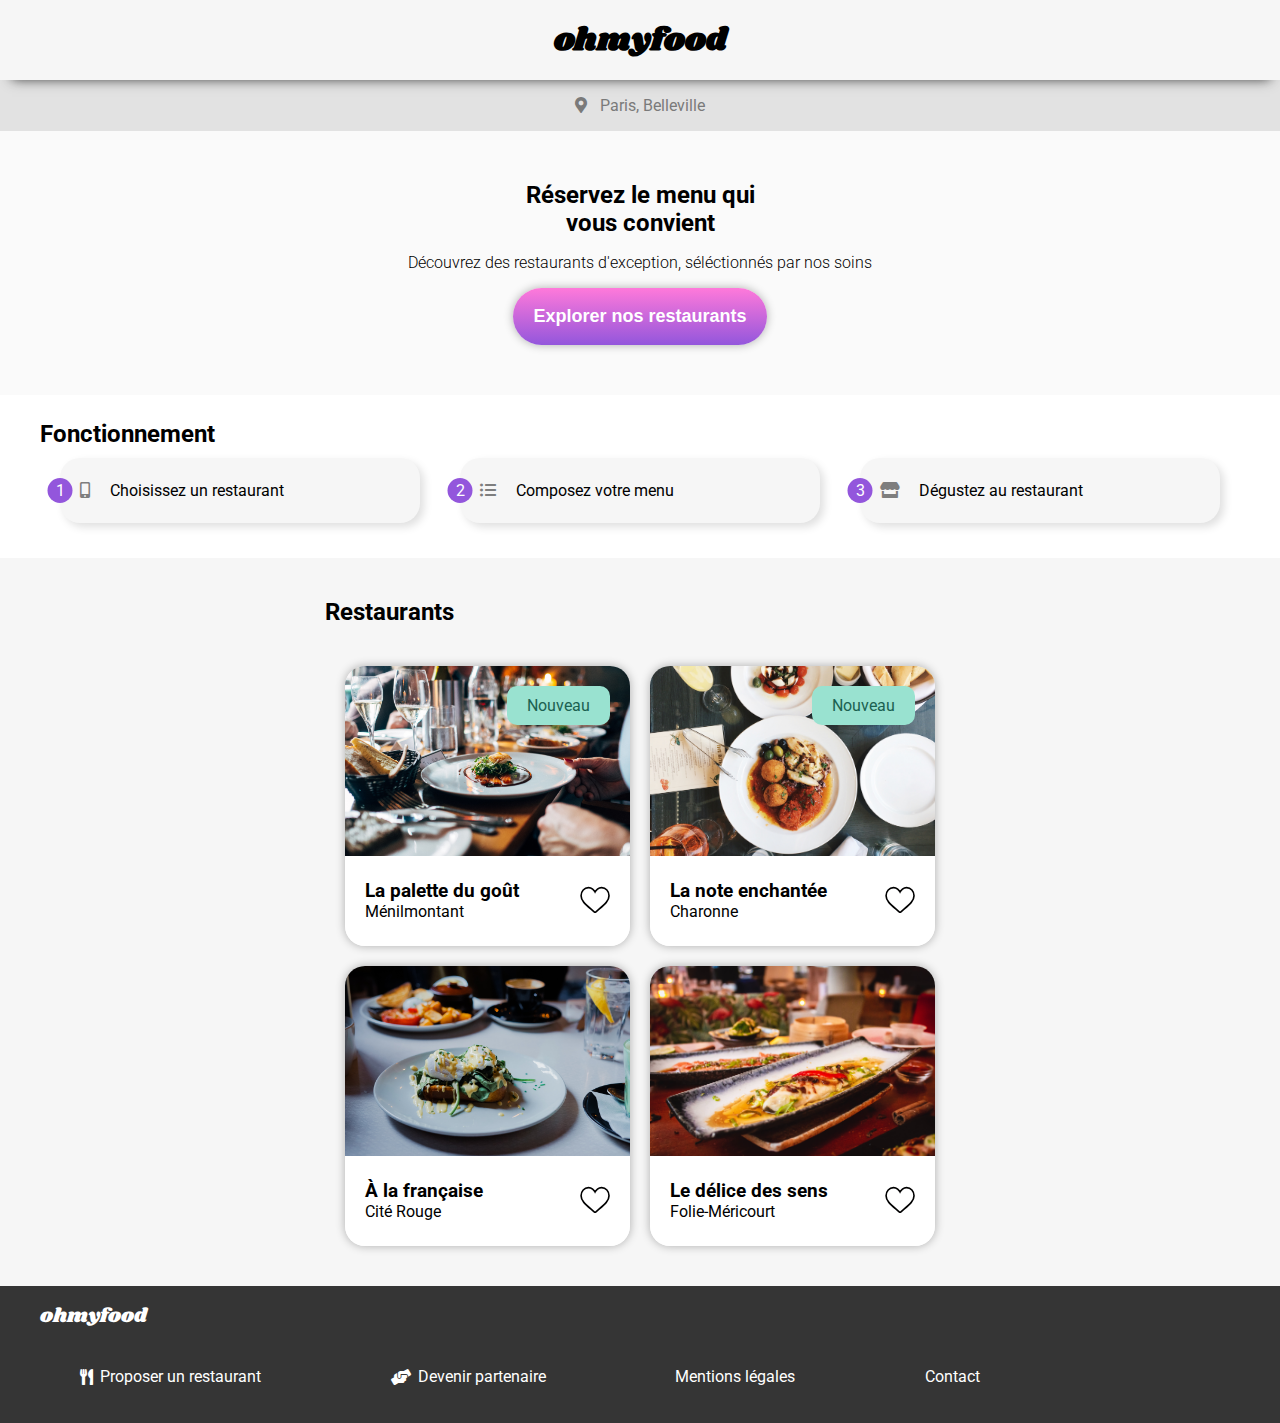
<file: index.html>
<!DOCTYPE html>
<html lang="fr"> <!-- L'attribut "lang" permet d'identifier la langue dans lequel est écrit le site.Pour les personnes non ou malvoyantes, cela permet aussi de savoir dans quelle langue est le site-->

<head>
    <!-- Entête de la page -->
    <meta charset="UTF-8"> <!-- L'encodage utilisé pour le site-->
    <meta name="viewport" content="width=device-width, initial-scale=1.0"> <!-- Balise pour la compatibilité sur mobile-->
    <meta name="description" content="ohmyfood, votre outil de réservation des meilleurs restaurants !"/> <!-- La balise meta description sert à l'internaute dans sa recherche. Cela lui permet de savoir si le site qu'il compte visiter va correspondre à sa recherche -->
    <title>ohmyfood</title> <!-- La balise title définie le nom du site-->
    <link rel="stylesheet" href="./index.css" /> <!-- Fichier contenant le style et la mise en page du site -->
    <link rel="stylesheet" href="https://cdnjs.cloudflare.com/ajax/libs/font-awesome/5.13.1/css/all.min.css"> <!-- CDN utilisé pour les icônes Font Awesome -->
    <link rel="shortcut icon" type="image/png" href="src/logo/favicon.ico"/>
    <!-- Google Fonts -->
    <link rel="preconnect" href="https://fonts.gstatic.com">
    <link href="https://fonts.googleapis.com/css2?family=Roboto:ital,wght@0,300;0,400;0,500;0,700;1,300;1,400;1,500&display=swap" rel="stylesheet">
    <link href="https://fonts.googleapis.com/css2?family=Shrikhand&display=swap" rel="stylesheet">
</head>

<body>

  <!-- Loading spinner -->
  <div class="spinner">
    <div class="spinner__border">
      <div class="spinner__center"></div>
    </div>
  </div>
  
     <!-- Logo -->
    <header>
        <div class="header">
            <a href="index.html"><h1 class="header__logo">ohmyfood</h1></a>
        </div>
    </header>

    <!-- Section Localisation -->
    <main class="main">
        <section class="location">
            <div class="location__icon">
                <i class="fas fa-map-marker-alt"></i>
            </div>
            <div class="location__city">
                <p>Paris, Belleville</p>
            </div>
          </section>
    
            <!-- Hero section -->
        <section class="hero">
            <div class="hero__container">
                <h2 class="hero__title">Réservez le menu qui vous convient</h2>
                <p class="hero__text">Découvrez des restaurants d'exception, séléctionnés par nos soins</p>
                <button class="hero__button">
                    <p>Explorer nos restaurants</p>
                </button>
            </div>
          </section>
    
            <!-- Process -->
        <section class="process__contain">
          <div class="process">
            <h2 class="process__title">Fonctionnement</h2>
            <div class="process__steps">
                <div class="process__step">
                    <div class="process__number">1</div>
                    <div class="process__icon"><i class="fas fa-mobile-alt"></i></div>
                    <span class="process__text">Choisissez un restaurant </span>
                </div>
                <div class="process__step">
                    <div class="process__number">2</div>
                    <div class="process__icon"><i class="fas fa-list-ul"></i></div>
                    <span class="process__text">Composez votre menu</span>
                </div>
                <div class="process__step">
                    <div class="process__number">3</div>
                    <div class="process__icon"><i class="fas fa-store"></i></div>
                    <span class="process__text">Dégustez au restaurant</span>
                </div>
            </div>
          </div>
        </section>

            <!-- Restaurants -->
        <section class="restaurants">
            <h2 class="restaurants__title">Restaurants</h2>
            <div class="restaurant__cards">
              <!-- La palette du goût -->
              <a href="pages_menu/la_palette_du_gout/la-palette-du-gout.html">
                <div class="restaurant__card">
                    <div class="restaurant__card-image">
                      <div class="restaurant__card-new"><p>Nouveau</p></div>
                      <img src="src/images/la-palette-du-gout.jpg" alt="La palette du goût">
                    </div>
                    <div class="restaurant__block">
                        <div class="restaurant__block-info">
                            <h3 class="restaurant__block-name">La palette du goût</h3>
                            <span class="restaurant__block-city">Ménilmontant</span>
                        </div>
                        <div class="restaurant__block-hearth">
                          <svg class="heart heart-full" viewBox="-20 0 550 550"  xml:space="preserve">
                            <path d="M376,30c-27.783,0-53.255,8.804-75.707,26.168c-21.525,16.647-35.856,37.85-44.293,53.268
                                     c-8.437-15.419-22.768-36.621-44.293-53.268C189.255,38.804,163.783,30,136,30C58.468,30,0,93.417,0,177.514
                                     c0,90.854,72.943,153.015,183.369,247.118c18.752,15.981,40.007,34.095,62.099,53.414C248.38,480.596,252.12,482,256,482
                                     s7.62-1.404,10.532-3.953c22.094-19.322,43.348-37.435,62.111-53.425C439.057,330.529,512,268.368,512,177.514
                                     C512,93.417,453.532,30,376,30z"/>
                          <defs>
                            <linearGradient id="text-fill">
                                  <stop offset="0%" stop-color="#9356DC" />
                                  <stop offset="100%" stop-color="#FF79DA" />
                            </linearGradient>
                          </defs>                                   
                        </svg>
                
                        <svg class="heart heart-empty" viewBox="-20 0 550 550"  xml:space="preserve">
                            <path d="M376,30c-27.783,0-53.255,8.804-75.707,26.168c-21.525,16.647-35.856,37.85-44.293,53.268
                                     c-8.437-15.419-22.768-36.621-44.293-53.268C189.255,38.804,163.783,30,136,30C58.468,30,0,93.417,0,177.514
                                     c0,90.854,72.943,153.015,183.369,247.118c18.752,15.981,40.007,34.095,62.099,53.414C248.38,480.596,252.12,482,256,482
                                     s7.62-1.404,10.532-3.953c22.094-19.322,43.348-37.435,62.111-53.425C439.057,330.529,512,268.368,512,177.514
                                     C512,93.417,453.532,30,376,30z"/>
                          <defs>
                            <linearGradient>
                                  <stop offset="0%" stop-color="#9356DC" />
                                  <stop offset="100%" stop-color="#FF79DA" />
                            </linearGradient>
                          </defs>                                   
                        </svg>
                        </div>     
                    </div>
                </div>
              </a>
              <!-- La Note Enchantée -->
              <a href="pages_menu/la_note_enchantee/la-note-enchantee.html">
                <div class="restaurant__card">
                    <div class="restaurant__card-image">
                      <img src="src/images/la-note-enchantee.jpg" alt="La note enchantée">
                      <div class="restaurant__card-new"><p>Nouveau</p></div>
                    </div>
                    <div class="restaurant__block">
                        <div class="restaurant__block-info">
                            <h3 class="restaurant__block-name">La note enchantée</h3>
                            <span class="restaurant__block-city">Charonne</span>
                        </div>
                        <div class="restaurant__block-hearth">
                          <svg class="heart heart-full" viewBox="-20 0 550 550"  xml:space="preserve">
                            <path d="M376,30c-27.783,0-53.255,8.804-75.707,26.168c-21.525,16.647-35.856,37.85-44.293,53.268
                                     c-8.437-15.419-22.768-36.621-44.293-53.268C189.255,38.804,163.783,30,136,30C58.468,30,0,93.417,0,177.514
                                     c0,90.854,72.943,153.015,183.369,247.118c18.752,15.981,40.007,34.095,62.099,53.414C248.38,480.596,252.12,482,256,482
                                     s7.62-1.404,10.532-3.953c22.094-19.322,43.348-37.435,62.111-53.425C439.057,330.529,512,268.368,512,177.514
                                     C512,93.417,453.532,30,376,30z"/>
                          <defs>
                            <linearGradient>
                                  <stop offset="0%" stop-color="#9356DC" />
                                  <stop offset="100%" stop-color="#FF79DA" />
                            </linearGradient>
                          </defs>                                   
                        </svg>
                
                        <svg class="heart heart-empty" viewBox="-20 0 550 550"  xml:space="preserve">
                            <path d="M376,30c-27.783,0-53.255,8.804-75.707,26.168c-21.525,16.647-35.856,37.85-44.293,53.268
                                     c-8.437-15.419-22.768-36.621-44.293-53.268C189.255,38.804,163.783,30,136,30C58.468,30,0,93.417,0,177.514
                                     c0,90.854,72.943,153.015,183.369,247.118c18.752,15.981,40.007,34.095,62.099,53.414C248.38,480.596,252.12,482,256,482
                                     s7.62-1.404,10.532-3.953c22.094-19.322,43.348-37.435,62.111-53.425C439.057,330.529,512,268.368,512,177.514
                                     C512,93.417,453.532,30,376,30z"/>
                          <defs>
                            <linearGradient>
                                  <stop offset="0%" stop-color="#9356DC" />
                                  <stop offset="100%" stop-color="#FF79DA" />
                            </linearGradient>
                          </defs>                                   
                        </svg>
                        </div>     
                    </div>
                </div>
              </a>
              <!-- À la française -->
                <a href="pages_menu/a_la_francaise/a-la-francaise.html">
                <div class="restaurant__card">
                  <div class="restaurant__card-image">
                    <img src="src/images/a-la-francaise.jpg" alt="À la française">
                  </div>
                    <div class="restaurant__block">
                        <div class="restaurant__block-info">
                            <h3 class="restaurant__block-name">À la française</h3>
                            <span class="restaurant__block-city">Cité Rouge</span>
                        </div>
                        <div class="restaurant__block-hearth">
                          <svg class="heart heart-full" viewBox="-20 0 550 550"  xml:space="preserve">
                            <path d="M376,30c-27.783,0-53.255,8.804-75.707,26.168c-21.525,16.647-35.856,37.85-44.293,53.268
                                     c-8.437-15.419-22.768-36.621-44.293-53.268C189.255,38.804,163.783,30,136,30C58.468,30,0,93.417,0,177.514
                                     c0,90.854,72.943,153.015,183.369,247.118c18.752,15.981,40.007,34.095,62.099,53.414C248.38,480.596,252.12,482,256,482
                                     s7.62-1.404,10.532-3.953c22.094-19.322,43.348-37.435,62.111-53.425C439.057,330.529,512,268.368,512,177.514
                                     C512,93.417,453.532,30,376,30z"/>
                          <defs>
                            <linearGradient>
                                  <stop offset="0%" stop-color="#9356DC" />
                                  <stop offset="100%" stop-color="#FF79DA" />
                            </linearGradient>
                          </defs>                                   
                        </svg>
                
                        <svg class="heart heart-empty" viewBox="-20 0 550 550"  xml:space="preserve">
                            <path d="M376,30c-27.783,0-53.255,8.804-75.707,26.168c-21.525,16.647-35.856,37.85-44.293,53.268
                                     c-8.437-15.419-22.768-36.621-44.293-53.268C189.255,38.804,163.783,30,136,30C58.468,30,0,93.417,0,177.514
                                     c0,90.854,72.943,153.015,183.369,247.118c18.752,15.981,40.007,34.095,62.099,53.414C248.38,480.596,252.12,482,256,482
                                     s7.62-1.404,10.532-3.953c22.094-19.322,43.348-37.435,62.111-53.425C439.057,330.529,512,268.368,512,177.514
                                     C512,93.417,453.532,30,376,30z"/>
                          <defs>
                            <linearGradient>
                                  <stop offset="0%" stop-color="#9356DC" />
                                  <stop offset="100%" stop-color="#FF79DA" />
                            </linearGradient>
                          </defs>                                   
                        </svg>
                            </div>     
                    </div>
                </div>
              </a>
              <!-- Le délice des sens -->
              <a href="pages_menu/le_delice_des_sens/le-delice-des-sens.html">
                <div class="restaurant__card">
                  <div class="restaurant__card-image">
                    <img src="src/images/delice-des-sens.jpg" alt="Le délice des sens">
                  </div>
                    <div class="restaurant__block">
                        <div class="restaurant__block-info">
                            <h3 class="restaurant__block-name">Le délice des sens</h3>
                            <span class="restaurant__block-city">Folie-Méricourt</span>
                        </div>
                        <div class="restaurant__block-hearth">
                          <svg class="heart heart-full" viewBox="-20 0 550 550"  xml:space="preserve">
                            <path d="M376,30c-27.783,0-53.255,8.804-75.707,26.168c-21.525,16.647-35.856,37.85-44.293,53.268
                                     c-8.437-15.419-22.768-36.621-44.293-53.268C189.255,38.804,163.783,30,136,30C58.468,30,0,93.417,0,177.514
                                     c0,90.854,72.943,153.015,183.369,247.118c18.752,15.981,40.007,34.095,62.099,53.414C248.38,480.596,252.12,482,256,482
                                     s7.62-1.404,10.532-3.953c22.094-19.322,43.348-37.435,62.111-53.425C439.057,330.529,512,268.368,512,177.514
                                     C512,93.417,453.532,30,376,30z"/>
                          <defs>
                            <linearGradient>
                                  <stop offset="0%" stop-color="#9356DC"/>
                                  <stop offset="100%" stop-color="#FF79DA"/>
                            </linearGradient>
                          </defs>                                   
                        </svg>
                
                        <svg class="heart heart-empty" viewBox="-20 0 550 550"  xml:space="preserve">
                            <path d="M376,30c-27.783,0-53.255,8.804-75.707,26.168c-21.525,16.647-35.856,37.85-44.293,53.268
                                     c-8.437-15.419-22.768-36.621-44.293-53.268C189.255,38.804,163.783,30,136,30C58.468,30,0,93.417,0,177.514
                                     c0,90.854,72.943,153.015,183.369,247.118c18.752,15.981,40.007,34.095,62.099,53.414C248.38,480.596,252.12,482,256,482
                                     s7.62-1.404,10.532-3.953c22.094-19.322,43.348-37.435,62.111-53.425C439.057,330.529,512,268.368,512,177.514
                                     C512,93.417,453.532,30,376,30z"/>
                          <defs>
                            <linearGradient>
                                  <stop offset="0%" stop-color="#9356DC"/>
                                  <stop offset="100%" stop-color="#FF79DA"/>
                            </linearGradient>
                          </defs>                                   
                        </svg>
                            </div>     
                    </div>
                </div>
              </a>
            </div>
        </section>
  </main>
        
        
            <!-- Footer -->
    <footer class="footer">
      <div class="footer__bloc">
        <div class="logo"><a href="index.html">ohmyfood</a></div>
        <ul class="footer__bloc-links">
          <div class="footer__bloc-link">
            <i class="fas fa-utensils"></i>
            <li class="footer__bloc-link__title">Proposer un restaurant</li>
          </div>
          <div class="footer__bloc-link">
            <i class="fas fa-hands-helping"></i>
            <li class="footer__bloc-link__title">Devenir partenaire</li>
          </div>
          <div class="footer__bloc-link">
            <li class="footer__bloc-link__title">Mentions légales</li>
          </div>
          <div class="footer__bloc-link">
            <li class="footer__bloc-link__title"><a href="mailto:contact@ohmyfood.com">Contact</a></li>
          </div>
        </ul>
      </div>
    </footer>
</body>
</html>
</file>
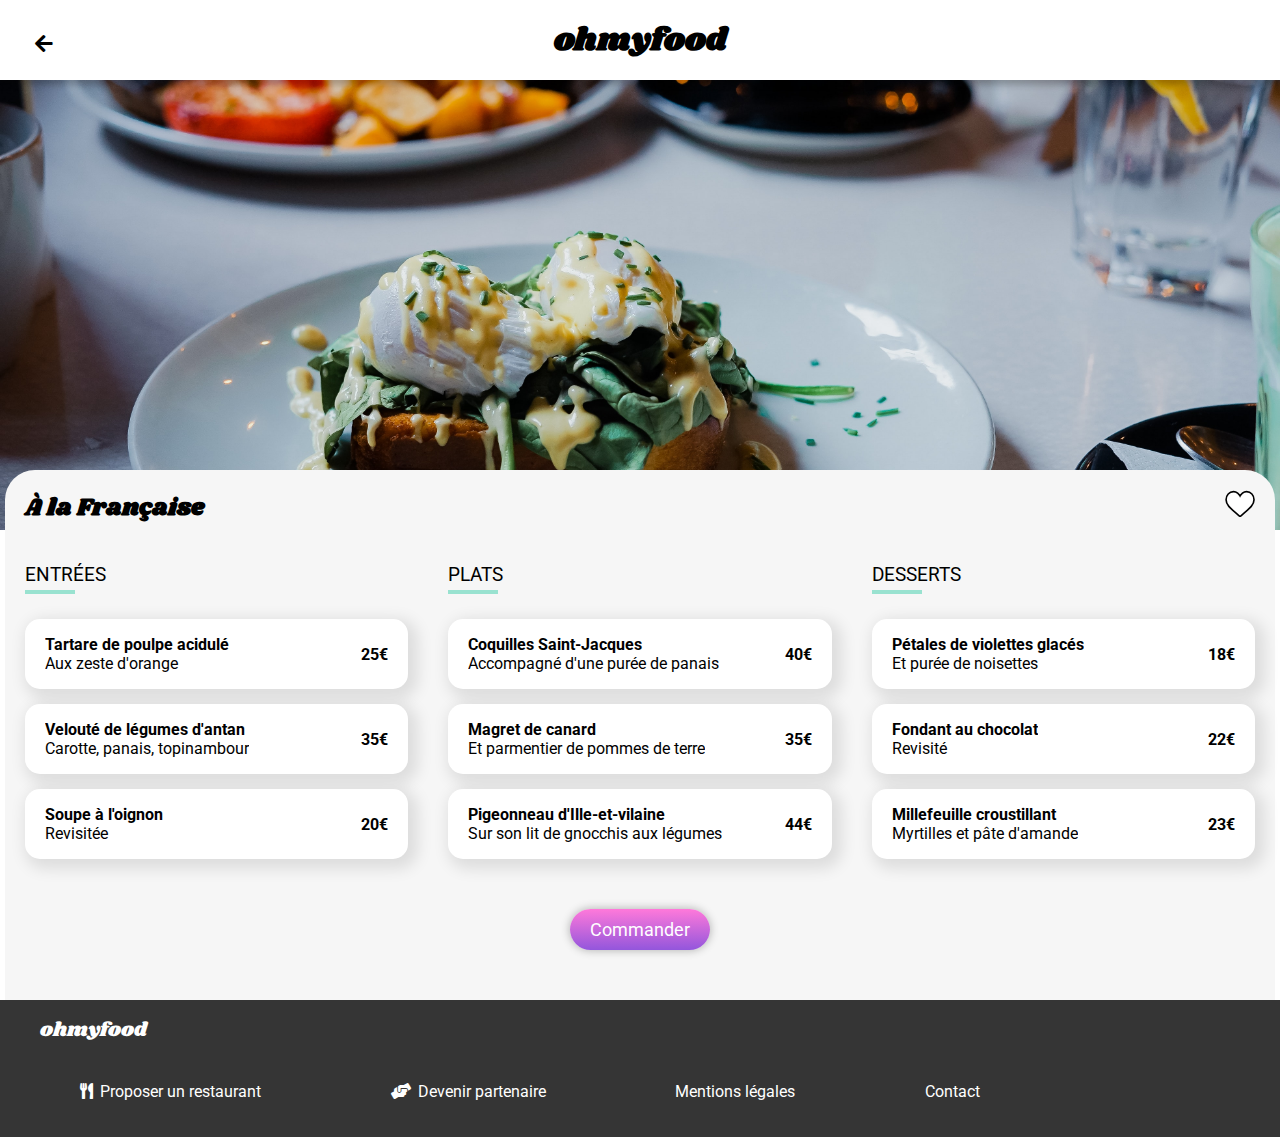
<file: pages_menu/a_la_francaise/a-la-francaise.html>
<!DOCTYPE html>
<html lang="fr">
<head>
    <meta charset="UTF-8">
    <meta name="viewport" content="width=device-width, initial-scale=1.0">
    <title>La palette du goût</title>

    <!-- CSS -->
    <link rel="stylesheet" href="./css/a-la-francaise.css">
    <!-- Font Awesome -->
    <link rel="stylesheet" href="https://cdnjs.cloudflare.com/ajax/libs/font-awesome/5.13.1/css/all.min.css">
    <!-- Fonts -->
    <link rel="preconnect" href="https://fonts.gstatic.com">
    <link href="https://fonts.googleapis.com/css2?family=Roboto:ital,wght@0,300;0,400;0,500;0,700;1,300;1,400;1,500&display=swap" rel="stylesheet">
    <link href="https://fonts.googleapis.com/css2?family=Shrikhand&display=swap" rel="stylesheet">
</head>

<body>
     <!-- Logo -->
     <header>
      <div class="header">
        <div class="header__arrow-back"><a href="../../index.html"><i class="fas fa-arrow-left"></i></a></div>
          <h1 class="header__logo"><a href="../../index.html">ohmyfood</a></h1>
      </div>
  </header>

     <!-- Image -->
     <div class="img">
       <img class="img__image" src="../a_la_francaise/a-la-francaise.jpg" alt="La palette du goût">
     </div>

     <!-- Menu -->
     <section id="menu">
       <div class="menu">
         <div class="menu__header">
           <h2 class="menu__header__title">À la Française</h2>
           <div class="menu__header__heart">
            <!-- Le coeur -->
            <svg class="heart heart-full" viewBox="-20 0 550 550"  xml:space="preserve">
              <path d="M376,30c-27.783,0-53.255,8.804-75.707,26.168c-21.525,16.647-35.856,37.85-44.293,53.268
                       c-8.437-15.419-22.768-36.621-44.293-53.268C189.255,38.804,163.783,30,136,30C58.468,30,0,93.417,0,177.514
                       c0,90.854,72.943,153.015,183.369,247.118c18.752,15.981,40.007,34.095,62.099,53.414C248.38,480.596,252.12,482,256,482
                       s7.62-1.404,10.532-3.953c22.094-19.322,43.348-37.435,62.111-53.425C439.057,330.529,512,268.368,512,177.514
                       C512,93.417,453.532,30,376,30z"/>
            <defs>
              <linearGradient id="text-fill">
                    <stop offset="0%" stop-color="#9356DC" />
                    <stop offset="100%" stop-color="#FF79DA" />
              </linearGradient>
            </defs>                                   
          </svg>
  
          <svg class="heart heart-empty" viewBox="-20 0 550 550"  xml:space="preserve">
              <path d="M376,30c-27.783,0-53.255,8.804-75.707,26.168c-21.525,16.647-35.856,37.85-44.293,53.268
                       c-8.437-15.419-22.768-36.621-44.293-53.268C189.255,38.804,163.783,30,136,30C58.468,30,0,93.417,0,177.514
                       c0,90.854,72.943,153.015,183.369,247.118c18.752,15.981,40.007,34.095,62.099,53.414C248.38,480.596,252.12,482,256,482
                       s7.62-1.404,10.532-3.953c22.094-19.322,43.348-37.435,62.111-53.425C439.057,330.529,512,268.368,512,177.514
                       C512,93.417,453.532,30,376,30z"/>
            <defs>
              <linearGradient>
                    <stop offset="0%" stop-color="#9356DC" />
                    <stop offset="100%" stop-color="#FF79DA" />
              </linearGradient>
            </defs>                                   
          </svg>
           </div>
         </div>

          <div class="menu__grid">
            <div class="menu__grid__bloc">
              <div class="menu__grid__title"><h3>entrées</h3></div>

              <!-- Case 1-->
              <div class="menu__grid__case appears-with-opacity" id="case-1">
                <div class="dish-and-price">
                  <div class="menu__case__dish">
                    <div class="menu__case__dish-title">
                      <p>Tartare de poulpe acidulé</p>
                    </div>
                    <div class="menu__case__dish-subtitle">
                      <p>Aux zeste d'orange</p>
                    </div>
                  </div>
                  <div class="menu__case__price">25€</div>
              </div>
                <div class="validation__box">
                  <i class="fas fa-check-circle"></i>
                </div>
              </div>

              <!-- Case 2-->
              <div class="menu__grid__case appears-with-opacity" id="case-2">
                <div class="dish-and-price">
                  <div class="menu__case__dish">
                    <div class="menu__case__dish-title">
                      <p>Velouté de légumes d'antan</p>
                    </div>
                    <div class="menu__case__dish-subtitle">
                      <p>Carotte, panais, topinambour</p>
                    </div>
                  </div>
                  <div class="menu__case__price">35€</div>
              </div>
                <div class="validation__box">
                  <i class="fas fa-check-circle"></i>
                </div>
              </div>

              <!-- Case 3-->
              <div class="menu__grid__case appears-with-opacity" id="case-3">
                <div class="dish-and-price">
                  <div class="menu__case__dish">
                    <div class="menu__case__dish-title">
                      <p>Soupe à l'oignon</p>
                    </div>
                    <div class="menu__case__dish-subtitle">
                      <p>Revisitée</p>
                    </div>
                  </div>
                  <div class="menu__case__price">20€</div>
              </div>
                <div class="validation__box">
                  <i class="fas fa-check-circle"></i>
                </div>
              </div>
            </div>
            <div class="menu__grid__bloc">
             <div class="menu__grid__title"><h3>plats</h3></div>

             <!-- Case 4-->
             <div class="menu__grid__case appears-with-opacity" id="case-4">
              <div class="dish-and-price">
                <div class="menu__case__dish">
                  <div class="menu__case__dish-title">
                    <p>Coquilles Saint-Jacques</p>
                  </div>
                  <div class="menu__case__dish-subtitle">
                    <p>Accompagné d'une purée de panais</p>
                  </div>
                </div>
                <div class="menu__case__price">40€</div>
            </div>
              <div class="validation__box">
                <i class="fas fa-check-circle"></i>
              </div>
            </div>

            <!-- Case 5-->
            <div class="menu__grid__case appears-with-opacity" id="case-5">
              <div class="dish-and-price">
                <div class="menu__case__dish">
                  <div class="menu__case__dish-title">
                    <p>Magret de canard</p>
                  </div>
                  <div class="menu__case__dish-subtitle">
                    <p>Et parmentier de pommes de terre</p>
                  </div>
                </div>
                <div class="menu__case__price">35€</div>
            </div>
              <div class="validation__box">
                <i class="fas fa-check-circle"></i>
              </div>
            </div>

            <!-- Case 6-->
            <div class="menu__grid__case appears-with-opacity" id="case-6">
              <div class="dish-and-price">
                <div class="menu__case__dish">
                  <div class="menu__case__dish-title">
                    <p>Pigeonneau d'Ille-et-vilaine</p>
                  </div>
                  <div class="menu__case__dish-subtitle">
                    <p>Sur son lit de gnocchis aux légumes</p>
                  </div>
                </div>
                <div class="menu__case__price">44€</div>
            </div>
              <div class="validation__box">
                <i class="fas fa-check-circle"></i>
              </div>
            </div>
           </div>
           <div class="menu__grid__bloc">
             <div class="menu__grid__title"><h3>desserts</h3></div>

             <!-- Case 7-->
             <div class="menu__grid__case appears-with-opacity" id="case-7">
              <div class="dish-and-price">
                <div class="menu__case__dish">
                  <div class="menu__case__dish-title">
                    <p>Pétales de violettes glacés</p>
                  </div>
                  <div class="menu__case__dish-subtitle">
                    <p>Et purée de noisettes</p>
                  </div>
                </div>
                <div class="menu__case__price">18€</div>
            </div>
              <div class="validation__box">
                <i class="fas fa-check-circle"></i>
              </div>
            </div>

            <!-- Case 8-->
            <div class="menu__grid__case appears-with-opacity" id="case-8">
              <div class="dish-and-price">
                <div class="menu__case__dish">
                  <div class="menu__case__dish-title">
                    <p>Fondant au chocolat</p>
                  </div>
                  <div class="menu__case__dish-subtitle">
                    <p>Revisité</p>
                  </div>
                </div>
                <div class="menu__case__price">22€</div>
            </div>
              <div class="validation__box">
                <i class="fas fa-check-circle"></i>
              </div>
            </div>

            <!-- Case 9-->
            <div class="menu__grid__case appears-with-opacity" id="case-9">
              <div class="dish-and-price">
                <div class="menu__case__dish">
                  <div class="menu__case__dish-title">
                    <p>Millefeuille croustillant</p>
                  </div>
                  <div class="menu__case__dish-subtitle">
                    <p>Myrtilles et pâte d'amande</p>
                  </div>
                </div>
                <div class="menu__case__price">23€</div>
            </div>
              <div class="validation__box">
                <i class="fas fa-check-circle"></i>
              </div>
            </div>
           </div>
          </div>
          <div class="menu__contain-button">
            <div class="menu__button">Commander</div>
          </div>
         </div>
     </section>

     <!-- FOOTER -->
    <footer class="footer">
      <div class="footer__bloc">
        <div class="logo"><a href="index.html">ohmyfood</a></div>
        <ul class="footer__bloc-links">
          <div class="footer__bloc-link">
            <i class="fas fa-utensils"></i>
            <li class="footer__bloc-link__title">Proposer un restaurant</li>
          </div>
          <div class="footer__bloc-link">
            <i class="fas fa-hands-helping"></i>
            <li class="footer__bloc-link__title">Devenir partenaire</li>
          </div>
          <div class="footer__bloc-link">
            <li class="footer__bloc-link__title">Mentions légales</li>
          </div>
          <div class="footer__bloc-link">
            <li class="footer__bloc-link__title"><a href="mailto:contact@ohmyfood.com">Contact</a></li>
          </div>
        </ul>
      </div>
    </footer>
  </footer>
</body>

</html>
</file>
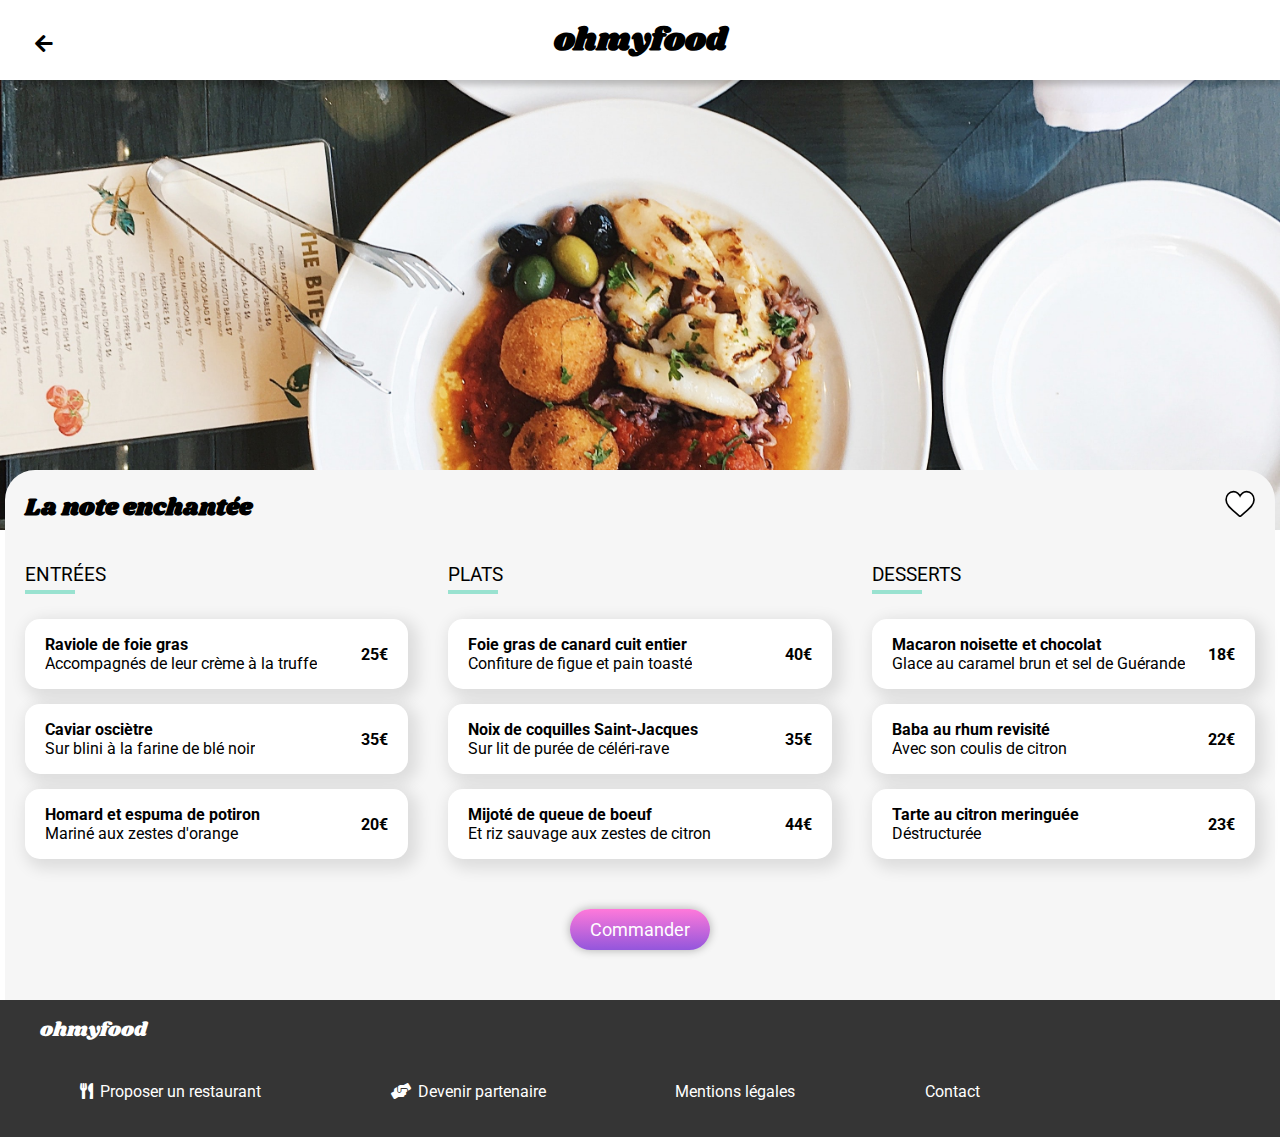
<file: pages_menu/la_note_enchantee/la-note-enchantee.html>
<!DOCTYPE html>
<html lang="fr">
<head>
    <meta charset="UTF-8">
    <meta name="viewport" content="width=device-width, initial-scale=1.0">
    <title>La note enchantée</title>

    <!-- CSS -->
    <link rel="stylesheet" href="./css/la-note-enchantee.css">
    <!-- Font Awesome -->
    <link rel="stylesheet" href="https://cdnjs.cloudflare.com/ajax/libs/font-awesome/5.13.1/css/all.min.css">
    <!-- Fonts -->
    <link rel="preconnect" href="https://fonts.gstatic.com">
    <link href="https://fonts.googleapis.com/css2?family=Roboto:ital,wght@0,300;0,400;0,500;0,700;1,300;1,400;1,500&display=swap" rel="stylesheet">
    <link href="https://fonts.googleapis.com/css2?family=Shrikhand&display=swap" rel="stylesheet">
</head>

<body>
    <!-- Logo -->
    <header>
     <div class="header">
       <div class="header__arrow-back"><a href="../../index.html"><i class="fas fa-arrow-left"></i></a></div>
         <h1 class="header__logo"><a href="../../index.html">ohmyfood</a></h1>
     </div>
 </header>

    <!-- Image -->
    <div class="img">
      <img class="img__image" src="./la-note-enchantee.jpg" alt="La note enchantée">
    </div>

    <!-- Menu -->
    <section id="menu">
      <div class="menu">
        <div class="menu__header">
          <h2 class="menu__header__title">La note enchantée</h2>
          <div class="menu__header__heart">
            <!-- Le coeur -->
           <svg class="heart heart-full" viewBox="-20 0 550 550"  xml:space="preserve">
             <path d="M376,30c-27.783,0-53.255,8.804-75.707,26.168c-21.525,16.647-35.856,37.85-44.293,53.268
                      c-8.437-15.419-22.768-36.621-44.293-53.268C189.255,38.804,163.783,30,136,30C58.468,30,0,93.417,0,177.514
                      c0,90.854,72.943,153.015,183.369,247.118c18.752,15.981,40.007,34.095,62.099,53.414C248.38,480.596,252.12,482,256,482
                      s7.62-1.404,10.532-3.953c22.094-19.322,43.348-37.435,62.111-53.425C439.057,330.529,512,268.368,512,177.514
                      C512,93.417,453.532,30,376,30z"/>
           <defs>
             <linearGradient id="text-fill">
                   <stop offset="0%" stop-color="#9356DC" />
                   <stop offset="100%" stop-color="#FF79DA" />
             </linearGradient>
           </defs>                                   
         </svg>
 
         <svg class="heart heart-empty" viewBox="-20 0 550 550"  xml:space="preserve">
             <path d="M376,30c-27.783,0-53.255,8.804-75.707,26.168c-21.525,16.647-35.856,37.85-44.293,53.268
                      c-8.437-15.419-22.768-36.621-44.293-53.268C189.255,38.804,163.783,30,136,30C58.468,30,0,93.417,0,177.514
                      c0,90.854,72.943,153.015,183.369,247.118c18.752,15.981,40.007,34.095,62.099,53.414C248.38,480.596,252.12,482,256,482
                      s7.62-1.404,10.532-3.953c22.094-19.322,43.348-37.435,62.111-53.425C439.057,330.529,512,268.368,512,177.514
                      C512,93.417,453.532,30,376,30z"/>
           <defs>
             <linearGradient>
                   <stop offset="0%" stop-color="#9356DC" />
                   <stop offset="100%" stop-color="#FF79DA" />
             </linearGradient>
           </defs>                                   
         </svg>
          </div>
        </div>
         <div class="menu__grid">
           <div class="menu__grid__bloc">
             <div class="menu__grid__title"><h3>entrées</h3></div>

             <!-- Case 1-->
             <div class="menu__grid__case appears-with-opacity" id="case-1">
               <div class="dish-and-price">
                 <div class="menu__case__dish">
                   <div class="menu__case__dish-title">
                     <p>Raviole de foie gras</p>
                   </div>
                   <div class="menu__case__dish-subtitle">
                     <p>Accompagnés de leur crème à la truffe</p>
                   </div>
                 </div>
                 <div class="menu__case__price">25€</div>
             </div>
               <div class="validation__box">
                 <i class="fas fa-check-circle"></i>
               </div>
             </div>

             <!-- Case 2-->
             <div class="menu__grid__case appears-with-opacity" id="case-2">
               <div class="dish-and-price">
                 <div class="menu__case__dish">
                   <div class="menu__case__dish-title">
                     <p>Caviar osciètre</p>
                   </div>
                   <div class="menu__case__dish-subtitle">
                     <p>Sur blini à la farine de blé noir</p>
                   </div>
                 </div>
                 <div class="menu__case__price">35€</div>
             </div>
               <div class="validation__box">
                 <i class="fas fa-check-circle"></i>
               </div>
             </div>

             <!-- Case 3-->
             <div class="menu__grid__case appears-with-opacity" id="case-3">
               <div class="dish-and-price">
                 <div class="menu__case__dish">
                   <div class="menu__case__dish-title">
                     <p>Homard et espuma de potiron</p>
                   </div>
                   <div class="menu__case__dish-subtitle">
                     <p>Mariné aux zestes d'orange</p>
                   </div>
                 </div>
                 <div class="menu__case__price">20€</div>
             </div>
               <div class="validation__box">
                 <i class="fas fa-check-circle"></i>
               </div>
             </div>
           </div>

           <!-- Case 4-->
           <div class="menu__grid__bloc">
            <div class="menu__grid__title"><h3>plats</h3></div>
            <div class="menu__grid__case appears-with-opacity" id="case-4">
             <div class="dish-and-price">
               <div class="menu__case__dish">
                 <div class="menu__case__dish-title">
                   <p>Foie gras de canard cuit entier</p>
                 </div>
                 <div class="menu__case__dish-subtitle">
                   <p>Confiture de figue et pain toasté</p>
                 </div>
               </div>
               <div class="menu__case__price">40€</div>
           </div>
             <div class="validation__box">
               <i class="fas fa-check-circle"></i>
             </div>
           </div>

           <!-- Case 5-->
           <div class="menu__grid__case appears-with-opacity" id="case-5">
             <div class="dish-and-price">
               <div class="menu__case__dish">
                 <div class="menu__case__dish-title">
                   <p>Noix de coquilles Saint-Jacques</p>
                 </div>
                 <div class="menu__case__dish-subtitle">
                   <p>Sur lit de purée de céléri-rave</p>
                 </div>
               </div>
               <div class="menu__case__price">35€</div>
           </div>
             <div class="validation__box">
               <i class="fas fa-check-circle"></i>
             </div>
           </div>

           <!-- Case 6-->
           <div class="menu__grid__case appears-with-opacity" id="case-6">
             <div class="dish-and-price">
               <div class="menu__case__dish">
                 <div class="menu__case__dish-title">
                   <p>Mijoté de queue de boeuf</p>
                 </div>
                 <div class="menu__case__dish-subtitle">
                   <p>Et riz sauvage aux zestes de citron</p>
                 </div>
               </div>
               <div class="menu__case__price">44€</div>
           </div>
             <div class="validation__box">
               <i class="fas fa-check-circle"></i>
             </div>
           </div>
          </div>

          <!-- Case 7-->
          <div class="menu__grid__bloc">
            <div class="menu__grid__title"><h3>desserts</h3></div>
            <div class="menu__grid__case appears-with-opacity" id="case-7">
             <div class="dish-and-price">
               <div class="menu__case__dish">
                 <div class="menu__case__dish-title">
                   <p>Macaron noisette et chocolat</p>
                 </div>
                 <div class="menu__case__dish-subtitle">
                   <p>Glace au caramel brun et sel de Guérande</p>
                 </div>
               </div>
               <div class="menu__case__price">18€</div>
           </div>
             <div class="validation__box">
               <i class="fas fa-check-circle"></i>
             </div>
           </div>

           <!-- Case 8-->
           <div class="menu__grid__case appears-with-opacity" id="case-8">
             <div class="dish-and-price">
               <div class="menu__case__dish">
                 <div class="menu__case__dish-title">
                   <p>Baba au rhum revisité</p>
                 </div>
                 <div class="menu__case__dish-subtitle">
                   <p>Avec son coulis de citron</p>
                 </div>
               </div>
               <div class="menu__case__price">22€</div>
           </div>
             <div class="validation__box">
               <i class="fas fa-check-circle"></i>
             </div>
           </div>

           <!-- Case 9-->
           <div class="menu__grid__case appears-with-opacity" id="case-9">
             <div class="dish-and-price">
               <div class="menu__case__dish">
                 <div class="menu__case__dish-title">
                   <p>Tarte au citron meringuée</p>
                 </div>
                 <div class="menu__case__dish-subtitle">
                   <p>Déstructurée</p>
                 </div>
               </div>
               <div class="menu__case__price">23€</div>
           </div>
             <div class="validation__box">
               <i class="fas fa-check-circle"></i>
             </div>
           </div>
          </div>
         </div>
         <div class="menu__contain-button">
           <div class="menu__button">Commander</div>
         </div>
        </div>
    </section>

    <!-- FOOTER -->
    <footer class="footer">
      <div class="footer__bloc">
        <div class="logo"><a href="index.html">ohmyfood</a></div>
        <ul class="footer__bloc-links">
          <div class="footer__bloc-link">
            <i class="fas fa-utensils"></i>
            <li class="footer__bloc-link__title">Proposer un restaurant</li>
          </div>
          <div class="footer__bloc-link">
            <i class="fas fa-hands-helping"></i>
            <li class="footer__bloc-link__title">Devenir partenaire</li>
          </div>
          <div class="footer__bloc-link">
            <li class="footer__bloc-link__title">Mentions légales</li>
          </div>
          <div class="footer__bloc-link">
            <li class="footer__bloc-link__title"><a href="mailto:contact@ohmyfood.com">Contact</a></li>
          </div>
        </ul>
      </div>
    </footer>
</body>

</html>
</file>
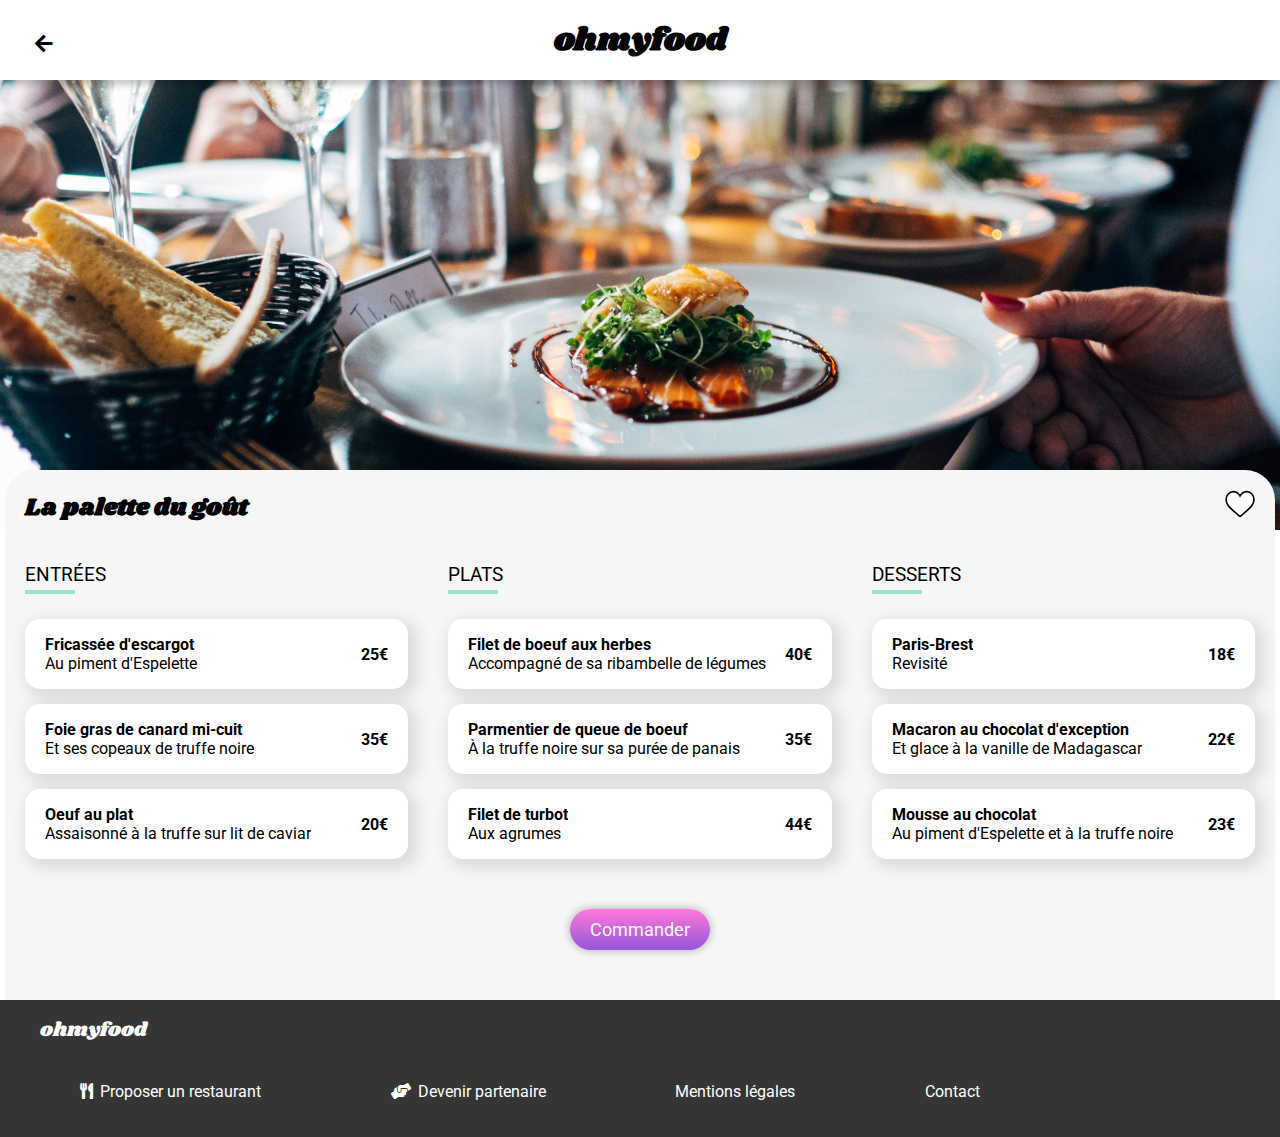
<file: pages_menu/la_palette_du_gout/la-palette-du-gout.html>
<!DOCTYPE html>
<html lang="fr">
<head>
    <meta charset="UTF-8">
    <meta name="viewport" content="width=device-width, initial-scale=1.0">
    <title>La palette du goût</title>

    <!-- CSS -->
    <link rel="stylesheet" href="./css/la-palette-du-gout.css">
    <!-- Font Awesome -->
    <link rel="stylesheet" href="https://cdnjs.cloudflare.com/ajax/libs/font-awesome/5.13.1/css/all.min.css">
    <!-- Fonts -->
    <link rel="preconnect" href="https://fonts.gstatic.com">
    <link href="https://fonts.googleapis.com/css2?family=Roboto:ital,wght@0,300;0,400;0,500;0,700;1,300;1,400;1,500&display=swap" rel="stylesheet">
    <link href="https://fonts.googleapis.com/css2?family=Shrikhand&display=swap" rel="stylesheet">
</head>

<body>
     <!-- Logo -->
     <header>
      <div class="header">
        <div class="header__arrow-back"><a href="../../index.html"><i class="fas fa-arrow-left"></i></a></div>
          <h1 class="header__logo"><a href="../../index.html">ohmyfood</a></h1>
      </div>
  </header>

     <!-- Image -->
     <div class="img">
       <img class="img__image" src="../la_palette_du_gout/la-palette-du-gout.jpg" alt="La palette du goût">
     </div>

     <!-- Menu -->
     <section id="menu">
       <div class="menu">
         <div class="menu__header">
           <h2 class="menu__header__title">La palette du goût</h2>
           <div class="menu__header__heart">
            <!-- Le coeur -->
            <svg class="heart heart-full" viewBox="-20 0 550 550"  xml:space="preserve">
              <path d="M376,30c-27.783,0-53.255,8.804-75.707,26.168c-21.525,16.647-35.856,37.85-44.293,53.268
                       c-8.437-15.419-22.768-36.621-44.293-53.268C189.255,38.804,163.783,30,136,30C58.468,30,0,93.417,0,177.514
                       c0,90.854,72.943,153.015,183.369,247.118c18.752,15.981,40.007,34.095,62.099,53.414C248.38,480.596,252.12,482,256,482
                       s7.62-1.404,10.532-3.953c22.094-19.322,43.348-37.435,62.111-53.425C439.057,330.529,512,268.368,512,177.514
                       C512,93.417,453.532,30,376,30z"/>
            <defs>
              <linearGradient id="text-fill">
                    <stop offset="0%" stop-color="#9356DC" />
                    <stop offset="100%" stop-color="#FF79DA" />
              </linearGradient>
            </defs>                                   
          </svg>
  
          <svg class="heart heart-empty" viewBox="-20 0 550 550"  xml:space="preserve">
              <path d="M376,30c-27.783,0-53.255,8.804-75.707,26.168c-21.525,16.647-35.856,37.85-44.293,53.268
                       c-8.437-15.419-22.768-36.621-44.293-53.268C189.255,38.804,163.783,30,136,30C58.468,30,0,93.417,0,177.514
                       c0,90.854,72.943,153.015,183.369,247.118c18.752,15.981,40.007,34.095,62.099,53.414C248.38,480.596,252.12,482,256,482
                       s7.62-1.404,10.532-3.953c22.094-19.322,43.348-37.435,62.111-53.425C439.057,330.529,512,268.368,512,177.514
                       C512,93.417,453.532,30,376,30z"/>
            <defs>
              <linearGradient>
                    <stop offset="0%" stop-color="#9356DC" />
                    <stop offset="100%" stop-color="#FF79DA" />
              </linearGradient>
            </defs>                                   
          </svg>
           </div>
         </div>

          <div class="menu__grid">
            <div class="menu__grid__bloc">
              <div class="menu__grid__title"><h3>entrées</h3></div>

              <!-- Case 1-->
              <div class="menu__grid__case appears-with-opacity" id="case-1">
                <div class="dish-and-price">
                  <div class="menu__case__dish">
                    <div class="menu__case__dish-title">
                      <p>Fricassée d'escargot</p>
                    </div>
                    <div class="menu__case__dish-subtitle">
                      <p>Au piment d'Espelette</p>
                    </div>
                  </div>
                  <div class="menu__case__price">25€</div>
              </div>
                <div class="validation__box">
                  <i class="fas fa-check-circle"></i>
                </div>
              </div>

              <!-- Case 2-->
              <div class="menu__grid__case appears-with-opacity" id="case-2">
                <div class="dish-and-price">
                  <div class="menu__case__dish">
                    <div class="menu__case__dish-title">
                      <p>Foie gras de canard mi-cuit</p>
                    </div>
                    <div class="menu__case__dish-subtitle">
                      <p>Et ses copeaux de truffe noire</p>
                    </div>
                  </div>
                  <div class="menu__case__price">35€</div>
              </div>
                <div class="validation__box">
                  <i class="fas fa-check-circle"></i>
                </div>
              </div>

              <!-- Case 3-->
              <div class="menu__grid__case appears-with-opacity" id="case-3">
                <div class="dish-and-price">
                  <div class="menu__case__dish">
                    <div class="menu__case__dish-title">
                      <p>Oeuf au plat</p>
                    </div>
                    <div class="menu__case__dish-subtitle">
                      <p>Assaisonné à la truffe sur lit de caviar</p>
                    </div>
                  </div>
                  <div class="menu__case__price">20€</div>
              </div>
                <div class="validation__box">
                  <i class="fas fa-check-circle"></i>
                </div>
              </div>
            </div>
            <div class="menu__grid__bloc">
             <div class="menu__grid__title"><h3>plats</h3></div>

             <!-- Case 4-->
             <div class="menu__grid__case appears-with-opacity" id="case-4">
              <div class="dish-and-price">
                <div class="menu__case__dish">
                  <div class="menu__case__dish-title">
                    <p>Filet de boeuf aux herbes</p>
                  </div>
                  <div class="menu__case__dish-subtitle">
                    <p>Accompagné de sa ribambelle de légumes</p>
                  </div>
                </div>
                <div class="menu__case__price">40€</div>
            </div>
              <div class="validation__box">
                <i class="fas fa-check-circle"></i>
              </div>
            </div>

            <!-- Case 5-->
            <div class="menu__grid__case appears-with-opacity" id="case-5">
              <div class="dish-and-price">
                <div class="menu__case__dish">
                  <div class="menu__case__dish-title">
                    <p>Parmentier de queue de boeuf</p>
                  </div>
                  <div class="menu__case__dish-subtitle">
                    <p>À la truffe noire sur sa purée de panais</p>
                  </div>
                </div>
                <div class="menu__case__price">35€</div>
            </div>
              <div class="validation__box">
                <i class="fas fa-check-circle"></i>
              </div>
            </div>

            <!-- Case 6-->
            <div class="menu__grid__case appears-with-opacity" id="case-6">
              <div class="dish-and-price">
                <div class="menu__case__dish">
                  <div class="menu__case__dish-title">
                    <p>Filet de turbot</p>
                  </div>
                  <div class="menu__case__dish-subtitle">
                    <p>Aux agrumes</p>
                  </div>
                </div>
                <div class="menu__case__price">44€</div>
            </div>
              <div class="validation__box">
                <i class="fas fa-check-circle"></i>
              </div>
            </div>
           </div>
           <div class="menu__grid__bloc">
             <div class="menu__grid__title"><h3>desserts</h3></div>

             <!-- Case 7-->
             <div class="menu__grid__case appears-with-opacity" id="case-7">
              <div class="dish-and-price">
                <div class="menu__case__dish">
                  <div class="menu__case__dish-title">
                    <p>Paris-Brest</p>
                  </div>
                  <div class="menu__case__dish-subtitle">
                    <p>Revisité</p>
                  </div>
                </div>
                <div class="menu__case__price">18€</div>
            </div>
              <div class="validation__box">
                <i class="fas fa-check-circle"></i>
              </div>
            </div>

            <!-- Case 8-->
            <div class="menu__grid__case appears-with-opacity" id="case-8">
              <div class="dish-and-price">
                <div class="menu__case__dish">
                  <div class="menu__case__dish-title">
                    <p>Macaron au chocolat d'exception</p>
                  </div>
                  <div class="menu__case__dish-subtitle">
                    <p>Et glace à la vanille de Madagascar</p>
                  </div>
                </div>
                <div class="menu__case__price">22€</div>
            </div>
              <div class="validation__box">
                <i class="fas fa-check-circle"></i>
              </div>
            </div>

            <!-- Case 9-->
            <div class="menu__grid__case appears-with-opacity" id="case-9">
              <div class="dish-and-price">
                <div class="menu__case__dish">
                  <div class="menu__case__dish-title">
                    <p>Mousse au chocolat</p>
                  </div>
                  <div class="menu__case__dish-subtitle">
                    <p>Au piment d'Espelette et à la truffe noire</p>
                  </div>
                </div>
                <div class="menu__case__price">23€</div>
            </div>
              <div class="validation__box">
                <i class="fas fa-check-circle"></i>
              </div>
            </div>
           </div>
          </div>
          <div class="menu__contain-button">
            <div class="menu__button">Commander</div>
          </div>
         </div>
     </section>

     <!-- FOOTER -->
     <footer class="footer">
      <div class="footer__bloc">
        <div class="logo"><a href="index.html">ohmyfood</a></div>
        <ul class="footer__bloc-links">
          <div class="footer__bloc-link">
            <i class="fas fa-utensils"></i>
            <li class="footer__bloc-link__title">Proposer un restaurant</li>
          </div>
          <div class="footer__bloc-link">
            <i class="fas fa-hands-helping"></i>
            <li class="footer__bloc-link__title">Devenir partenaire</li>
          </div>
          <div class="footer__bloc-link">
            <li class="footer__bloc-link__title">Mentions légales</li>
          </div>
          <div class="footer__bloc-link">
            <li class="footer__bloc-link__title"><a href="mailto:contact@ohmyfood.com">Contact</a></li>
          </div>
        </ul>
      </div>
    </footer>
</body>

</html>
</file>
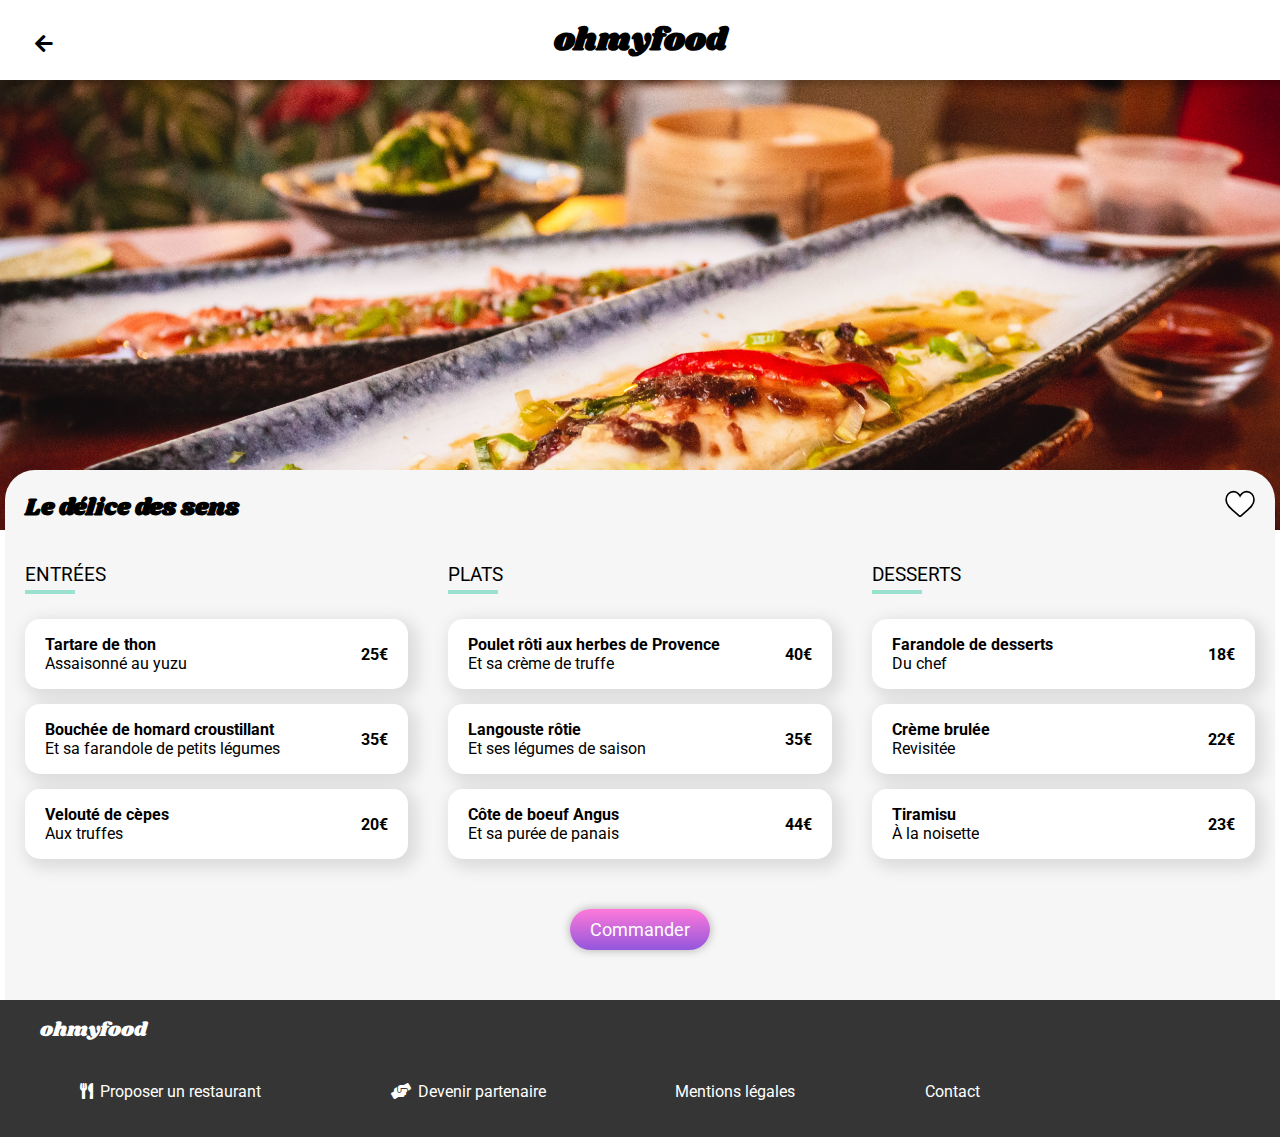
<file: pages_menu/le_delice_des_sens/le-delice-des-sens.html>
<!DOCTYPE html>
<html lang="fr">
<head>
    <meta charset="UTF-8">
    <meta name="viewport" content="width=device-width, initial-scale=1.0">
    <title>Le délice des sens</title>

    <!-- CSS -->
    <link rel="stylesheet" href="./css/le-delice-des-sens.css">
    <!-- Font Awesome -->
    <link rel="stylesheet" href="https://cdnjs.cloudflare.com/ajax/libs/font-awesome/5.13.1/css/all.min.css">
    <!-- Fonts -->
    <link rel="preconnect" href="https://fonts.gstatic.com">
    <link href="https://fonts.googleapis.com/css2?family=Roboto:ital,wght@0,300;0,400;0,500;0,700;1,300;1,400;1,500&display=swap" rel="stylesheet">
    <link href="https://fonts.googleapis.com/css2?family=Shrikhand&display=swap" rel="stylesheet">
</head>

<body>
     <!-- Logo -->
     <header>
      <div class="header">
        <div class="header__arrow-back"><a href="../../index.html"><i class="fas fa-arrow-left"></i></a></div>
          <h1 class="header__logo"><a href="../../index.html">ohmyfood</a></h1>
      </div>
  </header>

     <!-- Image -->
     <div class="img">
       <img class="img__image" src="../le_delice_des_sens/delice-des-sens.jpg" alt="La palette du goût">
     </div>

     <!-- Menu -->
     <section id="menu">
       <div class="menu">
         <div class="menu__header">
           <h2 class="menu__header__title">Le délice des sens</h2>
           <div class="menu__header__heart">
            <!-- Le coeur -->
            <svg class="heart heart-full" viewBox="-20 0 550 550"  xml:space="preserve">
              <path d="M376,30c-27.783,0-53.255,8.804-75.707,26.168c-21.525,16.647-35.856,37.85-44.293,53.268
                       c-8.437-15.419-22.768-36.621-44.293-53.268C189.255,38.804,163.783,30,136,30C58.468,30,0,93.417,0,177.514
                       c0,90.854,72.943,153.015,183.369,247.118c18.752,15.981,40.007,34.095,62.099,53.414C248.38,480.596,252.12,482,256,482
                       s7.62-1.404,10.532-3.953c22.094-19.322,43.348-37.435,62.111-53.425C439.057,330.529,512,268.368,512,177.514
                       C512,93.417,453.532,30,376,30z"/>
            <defs>
              <linearGradient id="text-fill">
                    <stop offset="0%" stop-color="#9356DC" />
                    <stop offset="100%" stop-color="#FF79DA" />
              </linearGradient>
            </defs>                                   
          </svg>
  
          <svg class="heart heart-empty" viewBox="-20 0 550 550"  xml:space="preserve">
              <path d="M376,30c-27.783,0-53.255,8.804-75.707,26.168c-21.525,16.647-35.856,37.85-44.293,53.268
                       c-8.437-15.419-22.768-36.621-44.293-53.268C189.255,38.804,163.783,30,136,30C58.468,30,0,93.417,0,177.514
                       c0,90.854,72.943,153.015,183.369,247.118c18.752,15.981,40.007,34.095,62.099,53.414C248.38,480.596,252.12,482,256,482
                       s7.62-1.404,10.532-3.953c22.094-19.322,43.348-37.435,62.111-53.425C439.057,330.529,512,268.368,512,177.514
                       C512,93.417,453.532,30,376,30z"/>
            <defs>
              <linearGradient>
                    <stop offset="0%" stop-color="#9356DC" />
                    <stop offset="100%" stop-color="#FF79DA" />
              </linearGradient>
            </defs>                                   
          </svg>
           </div>
         </div>

          <div class="menu__grid">
            <div class="menu__grid__bloc">
              <div class="menu__grid__title"><h3>entrées</h3></div>

              <!-- Case 1-->
              <div class="menu__grid__case appears-with-opacity" id="case-1">
                <div class="dish-and-price">
                  <div class="menu__case__dish">
                    <div class="menu__case__dish-title">
                      <p>Tartare de thon</p>
                    </div>
                    <div class="menu__case__dish-subtitle">
                      <p>Assaisonné au yuzu</p>
                    </div>
                  </div>
                  <div class="menu__case__price">25€</div>
              </div>
                <div class="validation__box">
                  <i class="fas fa-check-circle"></i>
                </div>
              </div>

              <!-- Case 2-->
              <div class="menu__grid__case appears-with-opacity" id="case-2">
                <div class="dish-and-price">
                  <div class="menu__case__dish">
                    <div class="menu__case__dish-title">
                      <p>Bouchée de homard croustillant</p>
                    </div>
                    <div class="menu__case__dish-subtitle">
                      <p>Et sa farandole de petits légumes</p>
                    </div>
                  </div>
                  <div class="menu__case__price">35€</div>
              </div>
                <div class="validation__box">
                  <i class="fas fa-check-circle"></i>
                </div>
              </div>

              <!-- Case 3-->
              <div class="menu__grid__case appears-with-opacity" id="case-3">
                <div class="dish-and-price">
                  <div class="menu__case__dish">
                    <div class="menu__case__dish-title">
                      <p>Velouté de cèpes</p>
                    </div>
                    <div class="menu__case__dish-subtitle">
                      <p>Aux truffes</p>
                    </div>
                  </div>
                  <div class="menu__case__price">20€</div>
              </div>
                <div class="validation__box">
                  <i class="fas fa-check-circle"></i>
                </div>
              </div>
            </div>
            <div class="menu__grid__bloc">
             <div class="menu__grid__title"><h3>plats</h3></div>

             <!-- Case 4-->
             <div class="menu__grid__case appears-with-opacity" id="case-4">
              <div class="dish-and-price">
                <div class="menu__case__dish">
                  <div class="menu__case__dish-title">
                    <p>Poulet rôti aux herbes de Provence</p>
                  </div>
                  <div class="menu__case__dish-subtitle">
                    <p>Et sa crème de truffe</p>
                  </div>
                </div>
                <div class="menu__case__price">40€</div>
            </div>
              <div class="validation__box">
                <i class="fas fa-check-circle"></i>
              </div>
            </div>

            <!-- Case 5-->
            <div class="menu__grid__case appears-with-opacity" id="case-5">
              <div class="dish-and-price">
                <div class="menu__case__dish">
                  <div class="menu__case__dish-title">
                    <p>Langouste rôtie</p>
                  </div>
                  <div class="menu__case__dish-subtitle">
                    <p>Et ses légumes de saison</p>
                  </div>
                </div>
                <div class="menu__case__price">35€</div>
            </div>
              <div class="validation__box">
                <i class="fas fa-check-circle"></i>
              </div>
            </div>

            <!-- Case 6-->
            <div class="menu__grid__case appears-with-opacity" id="case-6">
              <div class="dish-and-price">
                <div class="menu__case__dish">
                  <div class="menu__case__dish-title">
                    <p>Côte de boeuf Angus</p>
                  </div>
                  <div class="menu__case__dish-subtitle">
                    <p>Et sa purée de panais</p>
                  </div>
                </div>
                <div class="menu__case__price">44€</div>
            </div>
              <div class="validation__box">
                <i class="fas fa-check-circle"></i>
              </div>
            </div>
           </div>
           <div class="menu__grid__bloc">
             <div class="menu__grid__title"><h3>desserts</h3></div>

             <!-- Case 7-->
             <div class="menu__grid__case appears-with-opacity" id="case-7">
              <div class="dish-and-price">
                <div class="menu__case__dish">
                  <div class="menu__case__dish-title">
                    <p>Farandole de desserts</p>
                  </div>
                  <div class="menu__case__dish-subtitle">
                    <p>Du chef</p>
                  </div>
                </div>
                <div class="menu__case__price">18€</div>
            </div>
              <div class="validation__box">
                <i class="fas fa-check-circle"></i>
              </div>
            </div>

            <!-- Case 8-->
            <div class="menu__grid__case appears-with-opacity" id="case-8">
              <div class="dish-and-price">
                <div class="menu__case__dish">
                  <div class="menu__case__dish-title">
                    <p>Crème brulée</p>
                  </div>
                  <div class="menu__case__dish-subtitle">
                    <p>Revisitée</p>
                  </div>
                </div>
                <div class="menu__case__price">22€</div>
            </div>
              <div class="validation__box">
                <i class="fas fa-check-circle"></i>
              </div>
            </div>

            <!-- Case 9-->
            <div class="menu__grid__case appears-with-opacity" id="case-9">
              <div class="dish-and-price">
                <div class="menu__case__dish">
                  <div class="menu__case__dish-title">
                    <p>Tiramisu</p>
                  </div>
                  <div class="menu__case__dish-subtitle">
                    <p>À la noisette</p>
                  </div>
                </div>
                <div class="menu__case__price">23€</div>
            </div>
              <div class="validation__box">
                <i class="fas fa-check-circle"></i>
              </div>
            </div>
           </div>
          </div>
          <div class="menu__contain-button">
            <div class="menu__button">Commander</div>
          </div>
         </div>
     </section>

     <!-- FOOTER -->
     <footer class="footer">
      <div class="footer__bloc">
        <div class="logo"><a href="index.html">ohmyfood</a></div>
        <ul class="footer__bloc-links">
          <div class="footer__bloc-link">
            <i class="fas fa-utensils"></i>
            <li class="footer__bloc-link__title">Proposer un restaurant</li>
          </div>
          <div class="footer__bloc-link">
            <i class="fas fa-hands-helping"></i>
            <li class="footer__bloc-link__title">Devenir partenaire</li>
          </div>
          <div class="footer__bloc-link">
            <li class="footer__bloc-link__title">Mentions légales</li>
          </div>
          <div class="footer__bloc-link">
            <li class="footer__bloc-link__title"><a href="mailto:contact@ohmyfood.com">Contact</a></li>
          </div>
        </ul>
      </div>
    </footer>
</body>

</html>
</file>
<file: index.css>
body {
    font-family: 'Roboto', sans-serif;
    margin: 0;
    background: #f6f6f6;
  }
  
  * a {
    text-decoration: none;
    color: white;
  }
  
  .main {
    margin: 0;
    padding: 0;
    display: flex;
    justify-content: center;
    align-items: center;
    flex-direction: column;
  }

/*Spinning Loader*/

  .spinner {
    height: 100%;
    background: white;
    margin: auto;
    position: fixed;
    top: 0;
    left: 0;
    right: 0;
    bottom: 0;
    z-index: 20;
    animation: spinner 2s linear;
    visibility: hidden;
  }
  
  .spinner__border {
    display: flex;
    justify-content: center;
    align-items: center;
    border: 10px solid transparent;
    border-top: 10px solid #99E2D0;
    border-bottom: 10px solid #FF79DA;
    border-radius: 20%;
    width: 100px;
    height: 100px;
    margin: auto;
    position: fixed;
    top: 0;
    left: 0;
    right: 0;
    bottom: 0;
    animation: spinner-border 2s linear;
    z-index: 10;
    visibility: hidden;
  }
  
  .spinner__center {
    width: 25px;
    height: 25px;
    border-radius: 20%;
    background-color: #9356DC;
  }

  .header {
    position: relative;
    display: flex;
    justify-content: center;
    align-items: center;
    height: 80px;
    width: 100%;
    box-shadow: 1px 10px 12px -11px rgba(0,0,0,0.79);
    }
  
  .header__logo {
    font-family: 'Shrikhand', cursive;
    margin: 0;
    color: black;
  }
  
  .location {
    display: flex;
    justify-content: center;
    align-items: center;
    background: #e2e2e2;
    color: #7a7a7a;
    width: 100%;
  }
  
  .location__city {
    margin-left: 13px;
    font-weight: 400;
  }
  
  .hero {
    background: #fafafa;
    width: 100%;
  }
  
  .hero__container {
    width: 100%;
    padding: 20px;
    display: flex;
    justify-content: center;
    align-items: center;
    flex-direction: column;
    padding: 50px 0;
  }
  
  .hero__title {
    text-align: center;
    max-width: 250px;
    margin: 0;
  }
  
  .hero__text {
    text-align: center;
    font-weight: 300;
    padding-left: 10px;
    padding-right: 10px;
  }
  
  .hero__button {
    opacity: 1;
    background: linear-gradient(180deg, #ff79da 0%, #9356dc 100%);
    color: white;
    padding: 0 20px;
    border-width: 0px;
    border-radius: 200px;
    box-shadow: 0px 0px 10px 0px rgba(0, 0, 0, 0.3);
    font-weight: 600;
    font-size: large;
  }
  
  .hero__button:hover {
    opacity: 0.8;
    cursor: pointer;
    transition: .3s;
    box-shadow: 0px 0px 10px 0px rgba(0, 0, 0, 0.6);
  }
  
  .process__contain {
    padding: 25px 0;
    width: 100%;
    background: white;
    display: flex;
    justify-content: center;
    align-items: center;
    flex-direction: column;
  }
  
  .process {
    width: 95%;
    max-width: 1200px;
    background-color: white;
    padding: 0;
    display: flex;
    flex-direction: column;
  }
  
  .process__title {
    margin: 0;
  }
  
  .process__step {
    display: flex;
    align-items: center;
    background: #f6f6f6;
    height: 65px;
    width: auto;
    margin: 10px 20px;
    border-radius: 20px;
    position: relative;
    box-shadow: rgba(0, 0, 0, 0.125) 0.25rem 0.25rem 0.5rem;
  }
  
  .process__step:hover {
    opacity: 0.8;
    cursor: pointer;
    transition: .3s;
    box-shadow: rgba(82, 82, 82, 0.418) 0.25rem 0.25rem 0.5rem;
    background: #f5edff;
  }
  
  .process__number {
    background-color: #9356DC;
    color: white;
    position: absolute;
    padding: 3px 8px 3px 8px;
    border-radius: 500px;
    transform: translateX(-50%);
  }
  
  .process__icon {
    color: #7E7E7E;
    margin: 0 20px;
  }
  
  .process__steps {
    display: flex;
    justify-content: center;
    flex-direction: column;
  }
  
  .restaurants {
    margin: 0;
    background: #f6f6f6;
    padding: 20px;
    max-width: 1200px;
    display: flex;
    justify-content: center;
    align-items: center;
    flex-direction: column;
    align-items: flex-start;
  }
  
  .restaurant__cards {
    display: grid;
    grid-template-rows: repeat(4, 1fr);
    grid-template-columns: 1fr;
    grid-gap: 20px;
    padding: 20px;
  }
  
  .restaurant__card {
    position: relative;
    display: flex;
    flex-direction: column;
    justify-content: center;
    align-items: flex-end;
    width: 100%;
    border-radius: 20px;
    transform: scale(1);
    box-shadow: 0px 0px 10px 0px rgba(0, 0, 0, 0.3);
  }
  
  .restaurant__card-new {
    display: flex;
    justify-content: center;
    align-items: center;
    position: absolute;
    background: #99e2d0;
    top: 20px;
    right: 20px;
    border-radius: 10px 10px 10px 10px;
  }
  
  .restaurant__card-new p {
    color: #1b6150;
    padding: 10px 20px;
    margin: 0;
  }
  
  .restaurant__card:hover {
    transition: .5s;
    transform: scale(1.02);
    box-shadow: 0px 0px 10px 2px rgba(147, 86, 220, 0.6);
  }
  
  .restaurant__card-image {
    width: 100%;
    height: 190px;
  }
  
  .restaurant__card-image > img {
    width: 100%;
    height: 100%;
    object-fit: cover;
    border-radius: 20px 20px 0 0;
  }
  
  .restaurant__block {
    background: white;
    display: flex;
    justify-content: space-between;
    align-items: center;
    width: 100%;
    height: 90px;
    border-radius: 0 0 20px 20px;
  }
  
  .restaurant__block-info {
    color: black;
    margin-left: 20px;
  }
  
  .restaurant__block-name{
    margin-bottom: 0px;
    margin-top: 0px;
  }

  .restaurant__block-info > :first-child {
    font-weight: 700;
  }
  
  .restaurant__block-hearth {
    display: flex;
    justify-content: center;
    align-items: center;
    margin-right: 20px;
    width: 30px;
  }
  
  .restaurant__block .heart {
    width: 30px;
    stroke-width: 30;
    stroke: black;
    fill: white;
    cursor: pointer;
  }
  
  .restaurant__block .heart-full {
    position: absolute;
    fill: url(#text-fill);
    stroke: none;
  }
  
  .restaurant__block .heart-empty {
    width: 50px;
    position: relative;
  }
  
  .restaurant__block .heart-empty:hover {
    opacity: 0;
    transition: 0.5s;
  }

  .footer {
    width: 100%;
    background-color: #353535;
    display: flex;
    justify-content: center;
    align-items: center;
  }
  
  .footer__bloc {
    display: inline;
    padding: 0 40px;
    width: 100%;
    max-width: 1200px;
  }
  
  .footer__bloc .logo {
    font-family: 'Shrikhand', cursive;
    color: white;
    font-size: 20px;
    padding: 15px 0;
  }
  
  .footer__bloc-links {
    display: inline-flex;
    flex-direction: column;
    width: auto;
  }
  
  .footer__bloc-link {
    display: inline-flex;
    align-items: center;
    flex-direction: row;
    text-align: center;
    color: white;
    height: 30px;
    cursor: pointer;
  }
  
  .footer__bloc-link:hover .footer__bloc-link__title {
    text-decoration: underline;
  }
  
  .footer__bloc-link i {
    margin-right: 7px;
  }
  
  .footer__bloc-link__title {
    font-size: 16px;
    font-weight: 400;
    list-style: none;
  }
  
    /* Spinner*/

  
  @keyframes spinner {
    0% {
      visibility: visible;
      opacity: 0.9;
    }
    70% {
      opacity: 0.9;
    }
    100% {
      opacity: 0;
      visibility: hidden;
    }
  }
  
  @keyframes spinner-border {
    0% {
      visibility: visible;
      opacity: 1;
    }
    70% {
      opacity: 1;
    }
    100% {
      transform: rotate(360deg);
      opacity: 0;
      visibility: hidden;
    }
  }

  /*Partie Responsive Mobile*/

  @media screen and (min-width: 1100px) {
    .hero__text {
      padding-left: 10px;
      padding-right: 10px;
    }
    
    .restaurant__cards {
      display: grid;
      grid-template-rows: 1fr 1fr;
      grid-template-columns: 1fr 1fr;
      grid-gap: 20px;
    }

    .process__step {
      width: 100%;
    }

    .process__steps {
      display: flex;
      justify-content: center;
      flex-direction: row;
      width: 100%;
    }

    .footer__bloc {
      margin-bottom: 15px;
    }

    .footer__bloc-links {
      display: flex;
      justify-content: space-between;
      flex-direction: row;
      max-width: 900px;
    }
  }
</file>
<file: pages_menu/a_la_francaise/css/a-la-francaise.css>
body {
    font-family: 'Roboto', sans-serif;
    margin: 0;
    background: #f6f6f6;
    display: flex;
    justify-content: center;
    align-items: center;
    flex-direction: column;
  }
  
  * a {
    text-decoration: none;
    color: white;
  }
  
  header {
    z-index: 10;
    background: white;
    width: 100%;
  }
  
  header .header {
    box-shadow: 0px 5px 6px 0px rgba(0, 0, 0, 0.2);
    position: relative;
    display: flex;
    justify-content: center;
    align-items: center;
    height: 80px;
    width: 100%;
  }
  
  header .header__arrow-back {
    width: 50px;
    height: 50px;
    position: absolute;
    left: 35px;
    top: 40%;
    font-size: 20px;
  }
  
  header .header__arrow-back a {
    color: #000;
  }
  
  header .header__logo {
    font-family: 'Shrikhand', cursive;
    margin: 0;
  }
  
  header .header__logo a {
    color: #000;
  }
  
  .img {
    width: 100%;
    height: 50vh;
  }
  
  .img__image {
    margin-top: -80px;
    width: 100%;
    height: 100%;
    -o-object-fit: cover;
       object-fit: cover;
  }
  
  #menu {
    background: white;
    width: 100%;
    display: flex;
    justify-content: center;
    align-items: center;
  }
  
  .menu {
    margin-top: -200px;
    padding: 0 20px;
    width: 100%;
    max-width: 1230px;
    border-radius: 30px 30px 0 0;
    background-color: #F6F6F6;
  }
  
  .menu__header {
    display: flex;
    flex-direction: row;
    align-items: center;
    justify-content: space-between;
  }
  
  .menu__header__title {
    font-family: 'Shrikhand', cursive;
  }
  
  .menu__header__heart .heart {
    width: 30px;
    stroke-width: 30;
    stroke: black;
    fill: white;
    cursor: pointer;
  }
  
  .menu__header__heart .heart-full {
    position: absolute;
    fill: url(#text-fill);
    stroke: none;
  }
  
  .menu__header__heart .heart-empty {
    position: relative;
  }
  
  .menu__header__heart .heart-empty:hover {
    opacity: 0;
    transition: 0.5s;
  }
  
  .menu__grid {
    display: grid;
    grid-gap: 40px;
  }
  
  .menu__grid__bloc {
    display: grid;
    grid-gap: 15px;
  }
  
  .menu__grid__title h3 {
    position: relative;
    font-weight: 400;
    text-transform: uppercase;
  }
  
  .menu__grid__title h3::after {
    content: '';
    width: 50px;
    height: 4px;
    background: #99e2d0;
    position: absolute;
    z-index: 20;
    left: 0px;
    bottom: -8px;
  }
  
  .menu__grid__case {
    position: relative;
    cursor: pointer;
    overflow: hidden;
    display: flex;
    justify-content: space-between;
    align-items: center;
    width: 100%;
    height: 70px;
    border-radius: 15px;
    background-color: white;
    box-shadow: 5px 5px 15px 5px rgba(0, 0, 0, 0.1);
  }
  
  .menu__grid__case:hover .validation__box {
    display: flex;
    justify-content: center;
    align-items: center;
    animation: slide-left 0.5s ease;
    transform-origin: right;
  }
  
  .menu__grid__case:hover .menu__case__price {
    padding-right: 70px;
    -webkit-transition: 0.5s ease;
    transition: 0.5s ease;
  }
  
  .menu__grid__case .validation__box {
    display: none;
    position: absolute;
    background: #99E2D0;
    border-radius: 0 15px 15px 0;
    right: 0px;
    padding: 0 13px;
    height: 100%;
  }
  
  .menu__grid__case .validation__box i {
    font-size: 30px;
    color: white;
    transform: rotate(180deg);
    animation: rotate 0.5s both;
  }
  
  .menu__case__dish {
    margin-left: 20px;
    white-space: nowrap;
    overflow: hidden;
  }
  
  .menu__case__dish p {
    margin: 0;
    text-overflow: ellipsis;
    overflow: hidden;
  }
  
  .menu__case__dish-title {
    font-weight: bold;
  }
  
  .menu__case__price {
    padding-right: 20px;
    font-weight: bold;
    padding-left: 7px;
  }
  
  .menu__contain-button {
    display: flex;
    justify-content: center;
    align-items: center;
    width: 100%;
  }
  
  .menu__button {
    opacity: 1;
    background: linear-gradient(180deg, #ff79da 0%, #9356dc 100%);
    color: white;
    padding: 0 20px;
    border-radius: 200px;
    box-shadow: 0px 0px 10px 0px rgba(0, 0, 0, 0.3);
    padding: 10px 20px;
    margin: 50px 0;
    font-size: 18px;
  }
  
  .menu__button:hover {
    opacity: 0.8;
    cursor: pointer;
    transition: .3s;
    box-shadow: 0px 0px 10px 0px rgba(0, 0, 0, 0.6);
  }
  
  .dish-and-price {
    width: 100%;
    display: flex;
    justify-content: space-between;
    align-items: center;
  }
  
  
  @keyframes rotate {
    0% {
              transform: rotate(0);
    }
    100% {
              transform: rotate(360deg);
    }
  }
  
  @keyframes slide-left {
    0% {
              transform: scaleX(0);
    }
    100% {
              transform: scaleX(-50px);
    }
  }
  
  @keyframes opacity {
    0% {
      opacity: 0;
    }
    100% {
      opacity: 1;
    }
  }
  
  .appears-with-opacity {
            animation: opacity 1s both;
  }
  
  #case-1 {
            animation-delay: 0.1s;
  }
  
  #case-2 {
            animation-delay: 0.2s;
  }
  
  #case-3 {
            animation-delay: 0.3s;
  }
  
  #case-4 {
            animation-delay: 0.4s;
  }
  
  #case-5 {
            animation-delay: 0.5s;
  }
  
  #case-6 {
            animation-delay: 0.6s;
  }
  
  #case-7 {
            animation-delay: 0.7s;
  }
  
  #case-8 {
            animation-delay: 0.8s;
  }
  
  #case-9 {
            animation-delay: 0.9s;
  }
  
  .footer {
    width: 100%;
    background-color: #353535;
    display: flex;
    justify-content: center;
    align-items: center;
  }
  
  .footer__bloc {
    padding: 0 40px;
    width: 100%;
    max-width: 1200px;
  }
  
  .footer__bloc .logo {
    font-family: 'Shrikhand', cursive;
    color: white;
    font-size: 20px;
    padding: 15px 0;
  }
  
  .footer__bloc-links {
    display: flex;
    flex-direction: column;
    width: 100%;
  }
  
  .footer__bloc-link {
    display: flex;
    align-items: center;
    display: flex;
    flex-direction: row;
    text-align: center;
    color: white;
    height: 30px;
    cursor: pointer;
  }
  
  .footer__bloc-link:hover .footer__bloc-link__title {
    text-decoration: underline;
  }
  
  .footer__bloc-link i {
    margin-right: 7px;
  }
  
  .footer__bloc-link__title {
    font-size: 16px;
    font-weight: 400;
    list-style: none;
  }
  
  @media screen and (min-width: 1100px) {
    .menu {
      margin-top: -60px;
    }
    .menu__grid {
      display: grid;
      grid-template-columns: repeat(3, 1fr);
      grid-template-rows: 1fr;
    }
    .img__image {
      margin-top: 0;
    }
    .footer__bloc {
      margin-bottom: 15px;
    }
    .footer__bloc-links {
      display: flex;
      justify-content: space-between;
      flex-direction: row;
      max-width: 900px;
    }
  }
</file>
<file: pages_menu/la_note_enchantee/css/la-note-enchantee.css>
body {
    font-family: 'Roboto', sans-serif;
    margin: 0;
    background: #f6f6f6;
    display: flex;
    justify-content: center;
    align-items: center;
    flex-direction: column;
  }
  
  * a {
    text-decoration: none;
    color: white;
  }
  
  header {
    z-index: 10;
    background: white;
    width: 100%;
  }
  
  header .header {
    box-shadow: 0px 5px 6px 0px rgba(0, 0, 0, 0.2);
    position: relative;
    display: flex;
    justify-content: center;
    align-items: center;
    height: 80px;
    width: 100%;
  }
  
  header .header__arrow-back {
    width: 50px;
    height: 50px;
    position: absolute;
    left: 35px;
    top: 40%;
    font-size: 20px;
  }
  
  header .header__arrow-back a {
    color: #000;
  }
  
  header .header__logo {
    font-family: 'Shrikhand', cursive;
    margin: 0;
  }
  
  header .header__logo a {
    color: #000;
  }
  
  .img {
    width: 100%;
    height: 50vh;
  }
  
  .img__image {
    margin-top: -80px;
    width: 100%;
    height: 100%;
    object-fit: cover;
  }
  
  #menu {
    background: white;
    width: 100%;
    display: flex;
    justify-content: center;
    align-items: center;
  }
  
  .menu {
    margin-top: -200px;
    padding: 0 20px;
    width: 100%;
    max-width: 1230px;
    border-radius: 30px 30px 0 0;
    background-color: #F6F6F6;
  }
  
  .menu__header {
    display: flex;
    flex-direction: row;
    align-items: center;
    justify-content: space-between;
  }
  
  .menu__header__title {
    font-family: 'Shrikhand', cursive;
  }
  
  .menu__header__heart .heart {
    width: 30px;
    stroke-width: 30;
    stroke: black;
    fill: white;
    cursor: pointer;
  }
  
  .menu__header__heart .heart-full {
    position: absolute;
    fill: url(#text-fill);
    stroke: none;
  }
  
  .menu__header__heart .heart-empty {
    position: relative;
  }
  
  .menu__header__heart .heart-empty:hover {
    opacity: 0;
    transition: 0.5s;
  }
  
  .menu__grid {
    display: grid;
    grid-gap: 40px;
  }
  
  .menu__grid__bloc {
    display: grid;
    grid-gap: 15px;
  }
  
  .menu__grid__title h3 {
    position: relative;
    font-weight: 400;
    text-transform: uppercase;
  }
  
  .menu__grid__title h3::after {
    content: '';
    width: 50px;
    height: 4px;
    background: #99e2d0;
    position: absolute;
    z-index: 20;
    left: 0px;
    bottom: -8px;
  }
  
  .menu__grid__case {
    position: relative;
    cursor: pointer;
    overflow: hidden;
    display: flex;
    justify-content: space-between;
    align-items: center;
    width: 100%;
    height: 70px;
    border-radius: 15px;
    background-color: white;
    box-shadow: 5px 5px 15px 5px rgba(0, 0, 0, 0.1);
}
  
  .menu__grid__case:hover .validation__box {
    display: flex;
    justify-content: center;
    align-items: center;
    animation: slide-left 0.5s ease;
    transform-origin: right;
  }
  
  .menu__grid__case:hover .menu__case__price {
    padding-right: 70px;
    transition: 0.5s ease;
  }
  
  .menu__grid__case .validation__box {
    display: none;
    position: absolute;
    background: #99E2D0;
    border-radius: 0 15px 15px 0;
    right: 0px;
    padding: 0 13px;
    height: 100%;
  }
  
  .menu__grid__case .validation__box i {
    font-size: 30px;
    color: white;
    transform: rotate(180deg);
    animation: rotate 0.5s both;
  }
  
  .menu__case__dish {
    margin-left: 20px;
    white-space: nowrap;
    overflow: hidden;
  }
  
  .menu__case__dish p {
    margin: 0;
    text-overflow: ellipsis;
    overflow: hidden;
  }
  
  .menu__case__dish-title {
    font-weight: bold;
  }
  
  .menu__case__price {
    padding-right: 20px;
    font-weight: bold;
    padding-left: 7px;
  }
  
  .menu__contain-button {
    display: flex;
    justify-content: center;
    align-items: center;
    width: 100%;
  }
  
  .menu__button {
    opacity: 1;
    background: linear-gradient(180deg, #ff79da 0%, #9356dc 100%);
    color: white;
    padding: 0 20px;
    border-radius: 200px;
    box-shadow: 0px 0px 10px 0px rgba(0, 0, 0, 0.3);
    padding: 10px 20px;
    margin: 50px 0;
    font-size: 18px;
  }
  
  .menu__button:hover {
    opacity: 0.8;
    cursor: pointer;
    transition: .3s;
    box-shadow: 0px 0px 10px 0px rgba(0, 0, 0, 0.6);
  }
  
  .dish-and-price {
    width: 100%;
    display: flex;
    justify-content: space-between;
    align-items: center;
  }
  
  @keyframes rotate {
    0% {
    transform: rotate(0);
    }
    100% {
    transform: rotate(360deg);
    }
  }
  
  @keyframes slide-left {
    0% {
    transform: scaleX(0);
    }
    100% {
    transform: scaleX(-50px);
    }
  }
  
  @keyframes opacity {
    0% {
      opacity: 0;
    }
    100% {
      opacity: 1;
    }
  }
  
  .appears-with-opacity {
    animation: opacity 1s both;
  }
  
  #case-1 {
    animation-delay: 0.1s;
  }
  
  #case-2 {
    animation-delay: 0.2s;
  }
  
  #case-3 {
    animation-delay: 0.3s;
  }
  
  #case-4 {
    animation-delay: 0.4s;
  }
  
  #case-5 {
    animation-delay: 0.5s;
  }
  
  #case-6 {
    animation-delay: 0.6s;
  }
  
  #case-7 {
    animation-delay: 0.7s;
  }
  
  #case-8 {
    animation-delay: 0.8s;
  }
  
  #case-9 {
    animation-delay: 0.9s;
  }
  
  .footer {
    width: 100%;
    background-color: #353535;
    display: flex;
    justify-content: center;
    align-items: center;
  }
  
  .footer__bloc {
    padding: 0 40px;
    width: 100%;
    max-width: 1200px;
  }
  
  .footer__bloc .logo {
    font-family: 'Shrikhand', cursive;
    color: white;
    font-size: 20px;
    padding: 15px 0;
  }
  
  .footer__bloc-links {
    display: flex;
    flex-direction: column;
    width: 100%;
  }
  
  .footer__bloc-link {
    display: flex;
    align-items: center;
    display: flex;
    flex-direction: row;
    text-align: center;
    color: white;
    height: 30px;
    cursor: pointer;
  }
  
  .footer__bloc-link:hover .footer__bloc-link__title {
    text-decoration: underline;
  }
  
  .footer__bloc-link i {
    margin-right: 7px;
  }
  
  .footer__bloc-link__title {
    font-size: 16px;
    font-weight: 400;
    list-style: none;
  }
  
  @media screen and (min-width: 1100px) {
  .menu {
    margin-top: -60px;
    }
    .menu__grid {
    display: grid;
    grid-template-columns: repeat(3, 1fr);
    grid-template-rows: 1fr;
    }
  .img__image {
    margin-top: 0;
    }
  .footer__bloc {
    margin-bottom: 15px;
    }
  .footer__bloc-links {
    display: flex;
    justify-content: space-between;
    flex-direction: row;
    max-width: 900px;
    }
  }
</file>
<file: pages_menu/la_palette_du_gout/css/la-palette-du-gout.css>
body {
  font-family: 'Roboto', sans-serif;
  margin: 0;
  background: #f6f6f6;
  display: flex;
  justify-content: center;
  align-items: center;
  flex-direction: column;
}

* a {
  text-decoration: none;
  color: white;
}

header {
  z-index: 10;
  background: white;
  width: 100%;
}

header .header {
  box-shadow: 0px 5px 6px 0px rgba(0, 0, 0, 0.2);
  position: relative;
  display: flex;
  justify-content: center;
  align-items: center;
  height: 80px;
  width: 100%;
}

header .header__arrow-back {
  width: 50px;
  height: 50px;
  position: absolute;
  left: 35px;
  top: 40%;
  font-size: 20px;
}

header .header__arrow-back a {
  color: #000;
}

header .header__logo {
  font-family: 'Shrikhand', cursive;
  margin: 0;
}

header .header__logo a {
  color: #000;
}

.img {
  width: 100%;
  height: 50vh;
}

.img__image {
  margin-top: -80px;
  width: 100%;
  height: 100%;
  -o-object-fit: cover;
     object-fit: cover;
}

#menu {
  background: white;
  width: 100%;
  display: flex;
  justify-content: center;
  align-items: center;
}

.menu {
  margin-top: -200px;
  padding: 0 20px;
  width: 100%;
  max-width: 1230px;
  border-radius: 30px 30px 0 0;
  background-color: #F6F6F6;
}

.menu__header {
  display: flex;
  flex-direction: row;
  align-items: center;
  justify-content: space-between;
}

.menu__header__title {
  font-family: 'Shrikhand', cursive;
}

.menu__header__heart .heart {
  width: 30px;
  stroke-width: 30;
  stroke: black;
  fill: white;
  cursor: pointer;
}

.menu__header__heart .heart-full {
  position: absolute;
  fill: url(#text-fill);
  stroke: none;
}

.menu__header__heart .heart-empty {
  position: relative;
}

.menu__header__heart .heart-empty:hover {
  opacity: 0;
  transition: 0.5s;
}

.menu__grid {
  display: grid;
  grid-gap: 40px;
}

.menu__grid__bloc {
  display: grid;
  grid-gap: 15px;
}

.menu__grid__title h3 {
  position: relative;
  font-weight: 400;
  text-transform: uppercase;
}

.menu__grid__title h3::after {
  content: '';
  width: 50px;
  height: 4px;
  background: #99e2d0;
  position: absolute;
  z-index: 20;
  left: 0px;
  bottom: -8px;
}

.menu__grid__case {
  position: relative;
  cursor: pointer;
  overflow: hidden;
  display: flex;
  justify-content: space-between;
  align-items: center;
  width: 100%;
  height: 70px;
  border-radius: 15px;
  background-color: white;
  box-shadow: 5px 5px 15px 5px rgba(0, 0, 0, 0.1);
}

.menu__grid__case:hover .validation__box {
  display: flex;
  justify-content: center;
  align-items: center;
  animation: slide-left 0.5s ease;
  transform-origin: right;
}

.menu__grid__case:hover .menu__case__price {
  padding-right: 70px;
  -webkit-transition: 0.5s ease;
  transition: 0.5s ease;
}

.menu__grid__case .validation__box {
  display: none;
  position: absolute;
  background: #99E2D0;
  border-radius: 0 15px 15px 0;
  right: 0px;
  padding: 0 13px;
  height: 100%;
}

.menu__grid__case .validation__box i {
  font-size: 30px;
  color: white;
  transform: rotate(180deg);
  animation: rotate 0.5s both;
}

.menu__case__dish {
  margin-left: 20px;
  white-space: nowrap;
  overflow: hidden;
}

.menu__case__dish p {
  margin: 0;
  text-overflow: ellipsis;
  overflow: hidden;
}

.menu__case__dish-title {
  font-weight: bold;
}

.menu__case__price {
  padding-right: 20px;
  font-weight: bold;
  padding-left: 7px;
}

.menu__contain-button {
  display: flex;
  justify-content: center;
  align-items: center;
  width: 100%;
}

.menu__button {
  opacity: 1;
  background: linear-gradient(180deg, #ff79da 0%, #9356dc 100%);
  color: white;
  padding: 0 20px;
  border-radius: 200px;
  box-shadow: 0px 0px 10px 0px rgba(0, 0, 0, 0.3);
  padding: 10px 20px;
  margin: 50px 0;
  font-size: 18px;
}

.menu__button:hover {
  opacity: 0.8;
  cursor: pointer;
  transition: .3s;
  box-shadow: 0px 0px 10px 0px rgba(0, 0, 0, 0.6);
}

.dish-and-price {
  width: 100%;
  display: flex;
  justify-content: space-between;
  align-items: center;
}


@keyframes rotate {
  0% {
            transform: rotate(0);
  }
  100% {
            transform: rotate(360deg);
  }
}

@keyframes slide-left {
  0% {
            transform: scaleX(0);
  }
  100% {
            transform: scaleX(-50px);
  }
}

@keyframes opacity {
  0% {
    opacity: 0;
  }
  100% {
    opacity: 1;
  }
}

.appears-with-opacity {
          animation: opacity 1s both;
}

#case-1 {
          animation-delay: 0.1s;
}

#case-2 {
          animation-delay: 0.2s;
}

#case-3 {
          animation-delay: 0.3s;
}

#case-4 {
          animation-delay: 0.4s;
}

#case-5 {
          animation-delay: 0.5s;
}

#case-6 {
          animation-delay: 0.6s;
}

#case-7 {
          animation-delay: 0.7s;
}

#case-8 {
          animation-delay: 0.8s;
}

#case-9 {
          animation-delay: 0.9s;
}

.footer {
  width: 100%;
  background-color: #353535;
  display: flex;
  justify-content: center;
  align-items: center;
}

.footer__bloc {
  padding: 0 40px;
  width: 100%;
  max-width: 1200px;
}

.footer__bloc .logo {
  font-family: 'Shrikhand', cursive;
  color: white;
  font-size: 20px;
  padding: 15px 0;
}

.footer__bloc-links {
  display: flex;
  flex-direction: column;
  width: 100%;
}

.footer__bloc-link {
  display: flex;
  align-items: center;
  display: flex;
  flex-direction: row;
  text-align: center;
  color: white;
  height: 30px;
  cursor: pointer;
}

.footer__bloc-link:hover .footer__bloc-link__title {
  text-decoration: underline;
}

.footer__bloc-link i {
  margin-right: 7px;
}

.footer__bloc-link__title {
  font-size: 16px;
  font-weight: 400;
  list-style: none;
}

@media screen and (min-width: 1100px) {
  .menu {
    margin-top: -60px;
  }
  .menu__grid {
    display: grid;
    grid-template-columns: repeat(3, 1fr);
    grid-template-rows: 1fr;
  }
  .img__image {
    margin-top: 0;
  }
  .footer__bloc {
    margin-bottom: 15px;
  }
  .footer__bloc-links {
    display: flex;
    justify-content: space-between;
    flex-direction: row;
    max-width: 900px;
  }
}
</file>
<file: pages_menu/le_delice_des_sens/css/le-delice-des-sens.css>
body {
    font-family: 'Roboto', sans-serif;
    margin: 0;
    background: #f6f6f6;
    display: flex;
    justify-content: center;
    align-items: center;
    flex-direction: column;
  }
  
  * a {
    text-decoration: none;
    color: white;
  }
  
  header {
    z-index: 10;
    background: white;
    width: 100%;
  }
  
  header .header {
    box-shadow: 0px 5px 6px 0px rgba(0, 0, 0, 0.2);
    position: relative;
    display: flex;
    justify-content: center;
    align-items: center;
    height: 80px;
    width: 100%;
  }
  
  header .header__arrow-back {
    width: 50px;
    height: 50px;
    position: absolute;
    left: 35px;
    top: 40%;
    font-size: 20px;
  }
  
  header .header__arrow-back a {
    color: #000;
  }
  
  header .header__logo {
    font-family: 'Shrikhand', cursive;
    margin: 0;
  }
  
  header .header__logo a {
    color: #000;
  }
  
  .img {
    width: 100%;
    height: 50vh;
  }
  
  .img__image {
    margin-top: -80px;
    width: 100%;
    height: 100%;
    -o-object-fit: cover;
       object-fit: cover;
  }
  
  #menu {
    background: white;
    width: 100%;
    display: flex;
    justify-content: center;
    align-items: center;
  }
  
  .menu {
    margin-top: -200px;
    padding: 0 20px;
    width: 100%;
    max-width: 1230px;
    border-radius: 30px 30px 0 0;
    background-color: #F6F6F6;
  }
  
  .menu__header {
    display: flex;
    flex-direction: row;
    align-items: center;
    justify-content: space-between;
  }
  
  .menu__header__title {
    font-family: 'Shrikhand', cursive;
  }
  
  .menu__header__heart .heart {
    width: 30px;
    stroke-width: 30;
    stroke: black;
    fill: white;
    cursor: pointer;
  }
  
  .menu__header__heart .heart-full {
    position: absolute;
    fill: url(#text-fill);
    stroke: none;
  }
  
  .menu__header__heart .heart-empty {
    position: relative;
  }
  
  .menu__header__heart .heart-empty:hover {
    opacity: 0;
    transition: 0.5s;
  }
  
  .menu__grid {
    display: grid;
    grid-gap: 40px;
  }
  
  .menu__grid__bloc {
    display: grid;
    grid-gap: 15px;
  }
  
  .menu__grid__title h3 {
    position: relative;
    font-weight: 400;
    text-transform: uppercase;
  }
  
  .menu__grid__title h3::after {
    content: '';
    width: 50px;
    height: 4px;
    background: #99e2d0;
    position: absolute;
    z-index: 20;
    left: 0px;
    bottom: -8px;
  }
  
  .menu__grid__case {
    position: relative;
    cursor: pointer;
    overflow: hidden;
    display: flex;
    justify-content: space-between;
    align-items: center;
    width: 100%;
    height: 70px;
    border-radius: 15px;
    background-color: white;
    box-shadow: 5px 5px 15px 5px rgba(0, 0, 0, 0.1);
  }
  
  .menu__grid__case:hover .validation__box {
    display: flex;
    justify-content: center;
    align-items: center;
    animation: slide-left 0.5s ease;
    transform-origin: right;
  }
  
  .menu__grid__case:hover .menu__case__price {
    padding-right: 70px;
    -webkit-transition: 0.5s ease;
    transition: 0.5s ease;
  }
  
  .menu__grid__case .validation__box {
    display: none;
    position: absolute;
    background: #99E2D0;
    border-radius: 0 15px 15px 0;
    right: 0px;
    padding: 0 13px;
    height: 100%;
  }
  
  .menu__grid__case .validation__box i {
    font-size: 30px;
    color: white;
    transform: rotate(180deg);
    animation: rotate 0.5s both;
  }
  
  .menu__case__dish {
    margin-left: 20px;
    white-space: nowrap;
    overflow: hidden;
  }
  
  .menu__case__dish p {
    margin: 0;
    text-overflow: ellipsis;
    overflow: hidden;
  }
  
  .menu__case__dish-title {
    font-weight: bold;
  }
  
  .menu__case__price {
    padding-right: 20px;
    font-weight: bold;
    padding-left: 7px;
  }
  
  .menu__contain-button {
    display: flex;
    justify-content: center;
    align-items: center;
    width: 100%;
  }
  
  .menu__button {
    opacity: 1;
    background: linear-gradient(180deg, #ff79da 0%, #9356dc 100%);
    color: white;
    padding: 0 20px;
    border-radius: 200px;
    box-shadow: 0px 0px 10px 0px rgba(0, 0, 0, 0.3);
    padding: 10px 20px;
    margin: 50px 0;
    font-size: 18px;
  }
  
  .menu__button:hover {
    opacity: 0.8;
    cursor: pointer;
    transition: .3s;
    box-shadow: 0px 0px 10px 0px rgba(0, 0, 0, 0.6);
  }
  
  .dish-and-price {
    width: 100%;
    display: flex;
    justify-content: space-between;
    align-items: center;
  }
  
  
  @keyframes rotate {
    0% {
              transform: rotate(0);
    }
    100% {
              transform: rotate(360deg);
    }
  }
  
  @keyframes slide-left {
    0% {
              transform: scaleX(0);
    }
    100% {
              transform: scaleX(-50px);
    }
  }
  
  @keyframes opacity {
    0% {
      opacity: 0;
    }
    100% {
      opacity: 1;
    }
  }
  
  .appears-with-opacity {
            animation: opacity 1s both;
  }
  
  #case-1 {
            animation-delay: 0.1s;
  }
  
  #case-2 {
            animation-delay: 0.2s;
  }
  
  #case-3 {
            animation-delay: 0.3s;
  }
  
  #case-4 {
            animation-delay: 0.4s;
  }
  
  #case-5 {
            animation-delay: 0.5s;
  }
  
  #case-6 {
            animation-delay: 0.6s;
  }
  
  #case-7 {
            animation-delay: 0.7s;
  }
  
  #case-8 {
            animation-delay: 0.8s;
  }
  
  #case-9 {
            animation-delay: 0.9s;
  }
  
  .footer {
    width: 100%;
    background-color: #353535;
    display: flex;
    justify-content: center;
    align-items: center;
  }
  
  .footer__bloc {
    padding: 0 40px;
    width: 100%;
    max-width: 1200px;
  }
  
  .footer__bloc .logo {
    font-family: 'Shrikhand', cursive;
    color: white;
    font-size: 20px;
    padding: 15px 0;
  }
  
  .footer__bloc-links {
    display: flex;
    flex-direction: column;
    width: 100%;
  }
  
  .footer__bloc-link {
    display: flex;
    align-items: center;
    display: flex;
    flex-direction: row;
    text-align: center;
    color: white;
    height: 30px;
    cursor: pointer;
  }
  
  .footer__bloc-link:hover .footer__bloc-link__title {
    text-decoration: underline;
  }
  
  .footer__bloc-link i {
    margin-right: 7px;
  }
  
  .footer__bloc-link__title {
    font-size: 16px;
    font-weight: 400;
    list-style: none;
  }
  
  @media screen and (min-width: 1100px) {
    .menu {
      margin-top: -60px;
    }
    .menu__grid {
      display: grid;
      grid-template-columns: repeat(3, 1fr);
      grid-template-rows: 1fr;
    }
    .img__image {
      margin-top: 0;
    }
    .footer__bloc {
      margin-bottom: 15px;
    }
    .footer__bloc-links {
      display: flex;
      justify-content: space-between;
      flex-direction: row;
      max-width: 900px;
    }
  }
</file>
